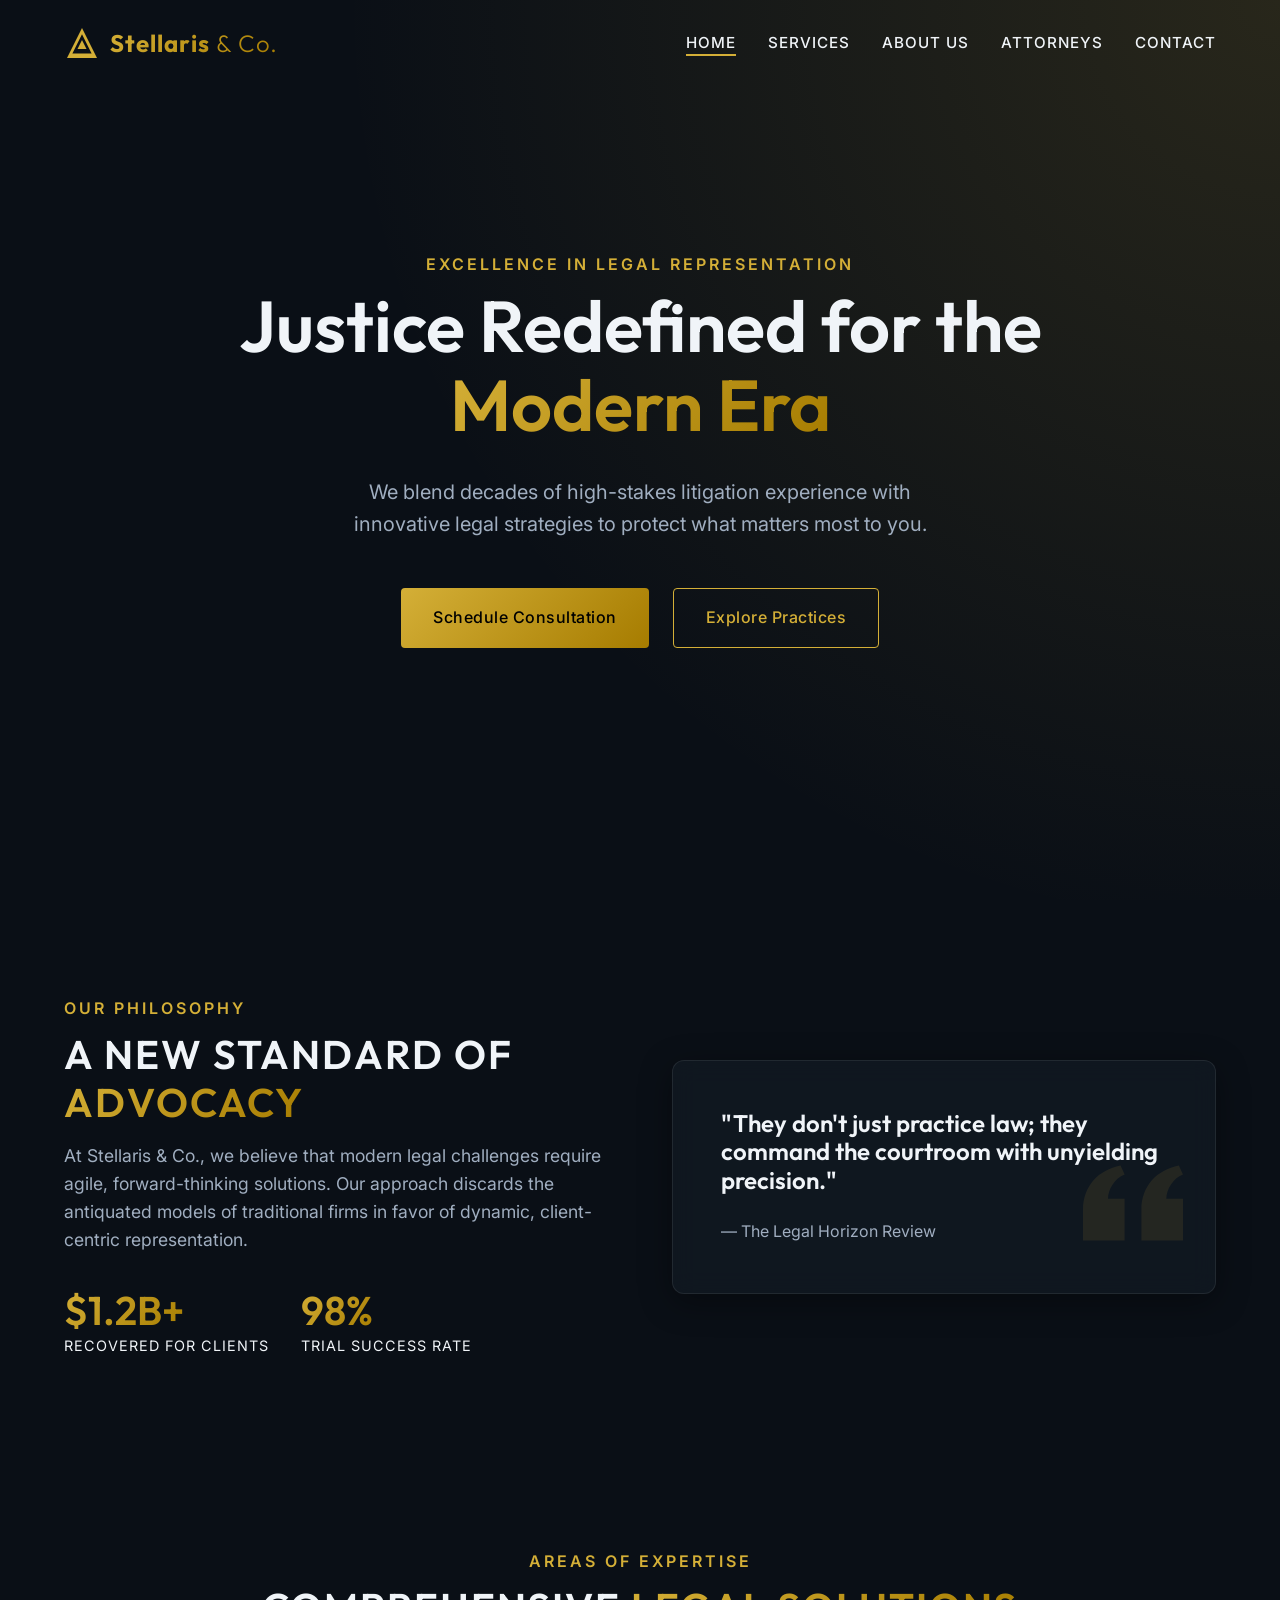
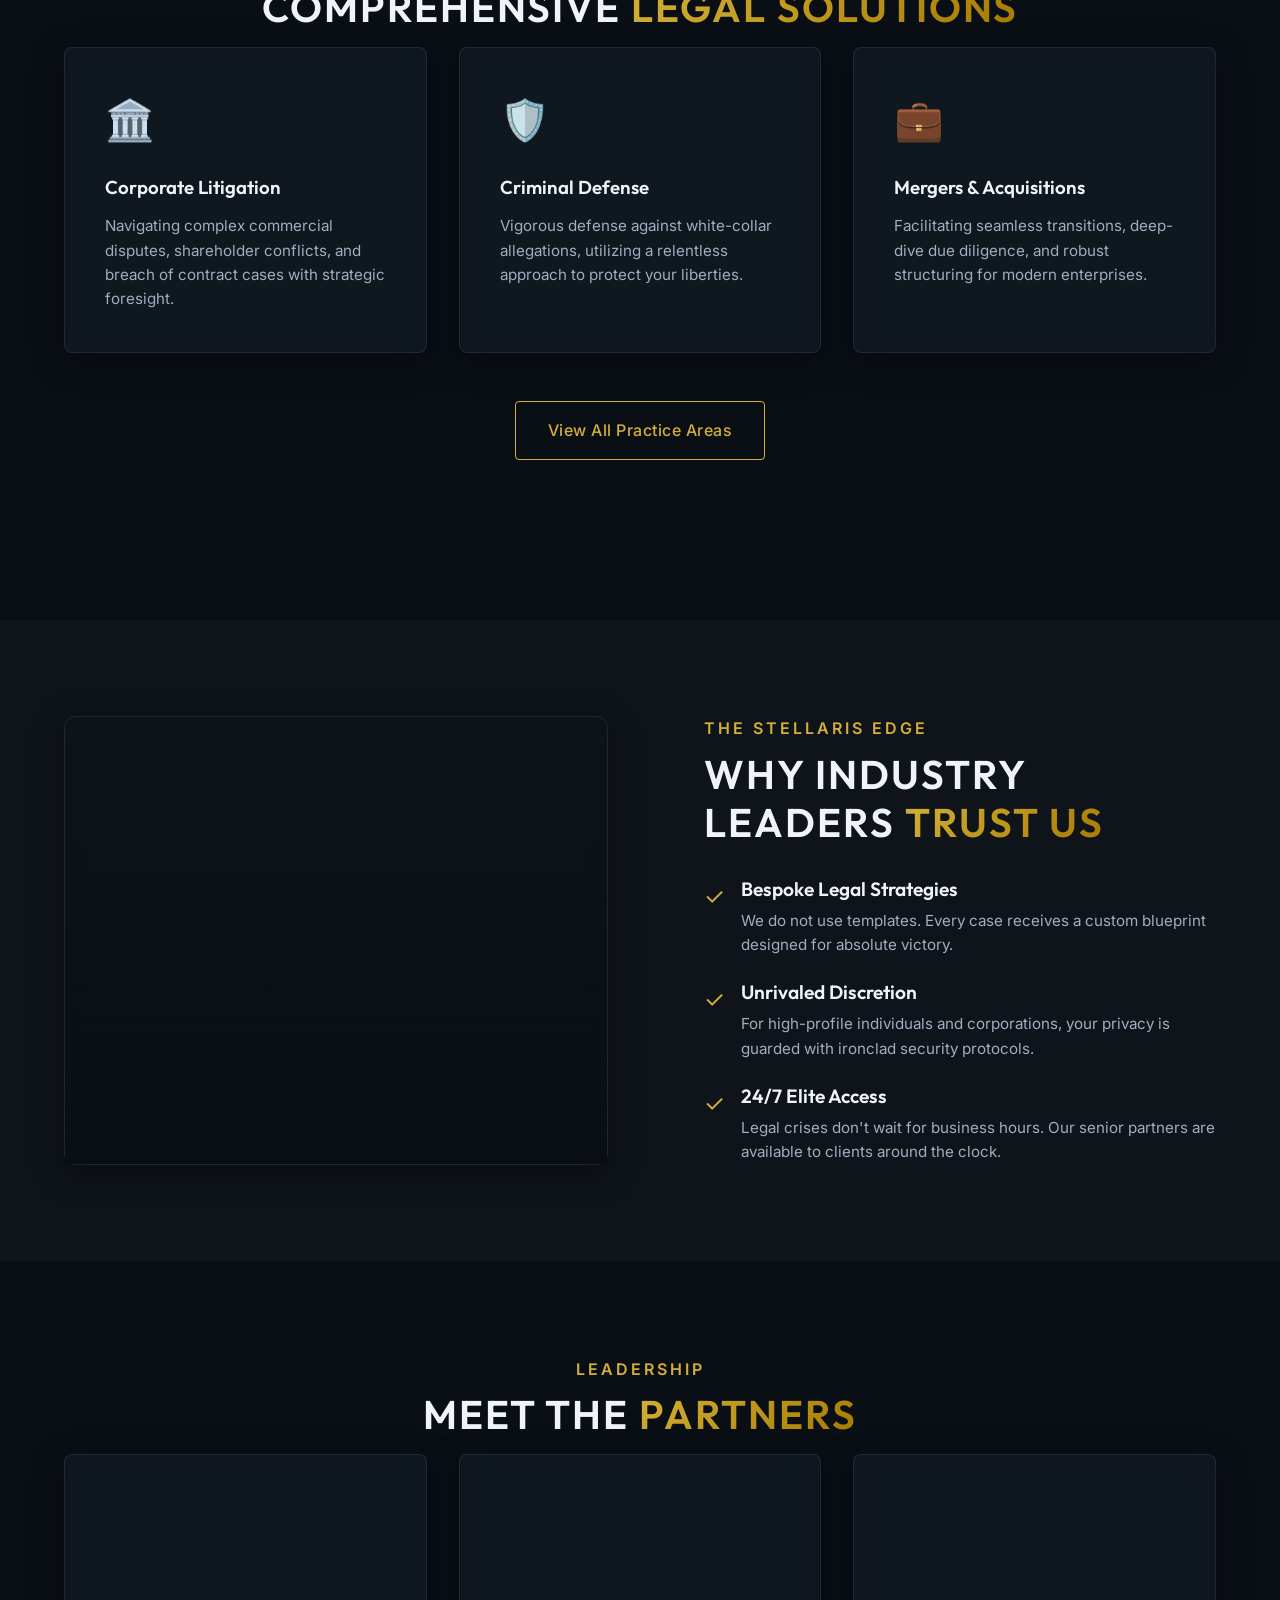
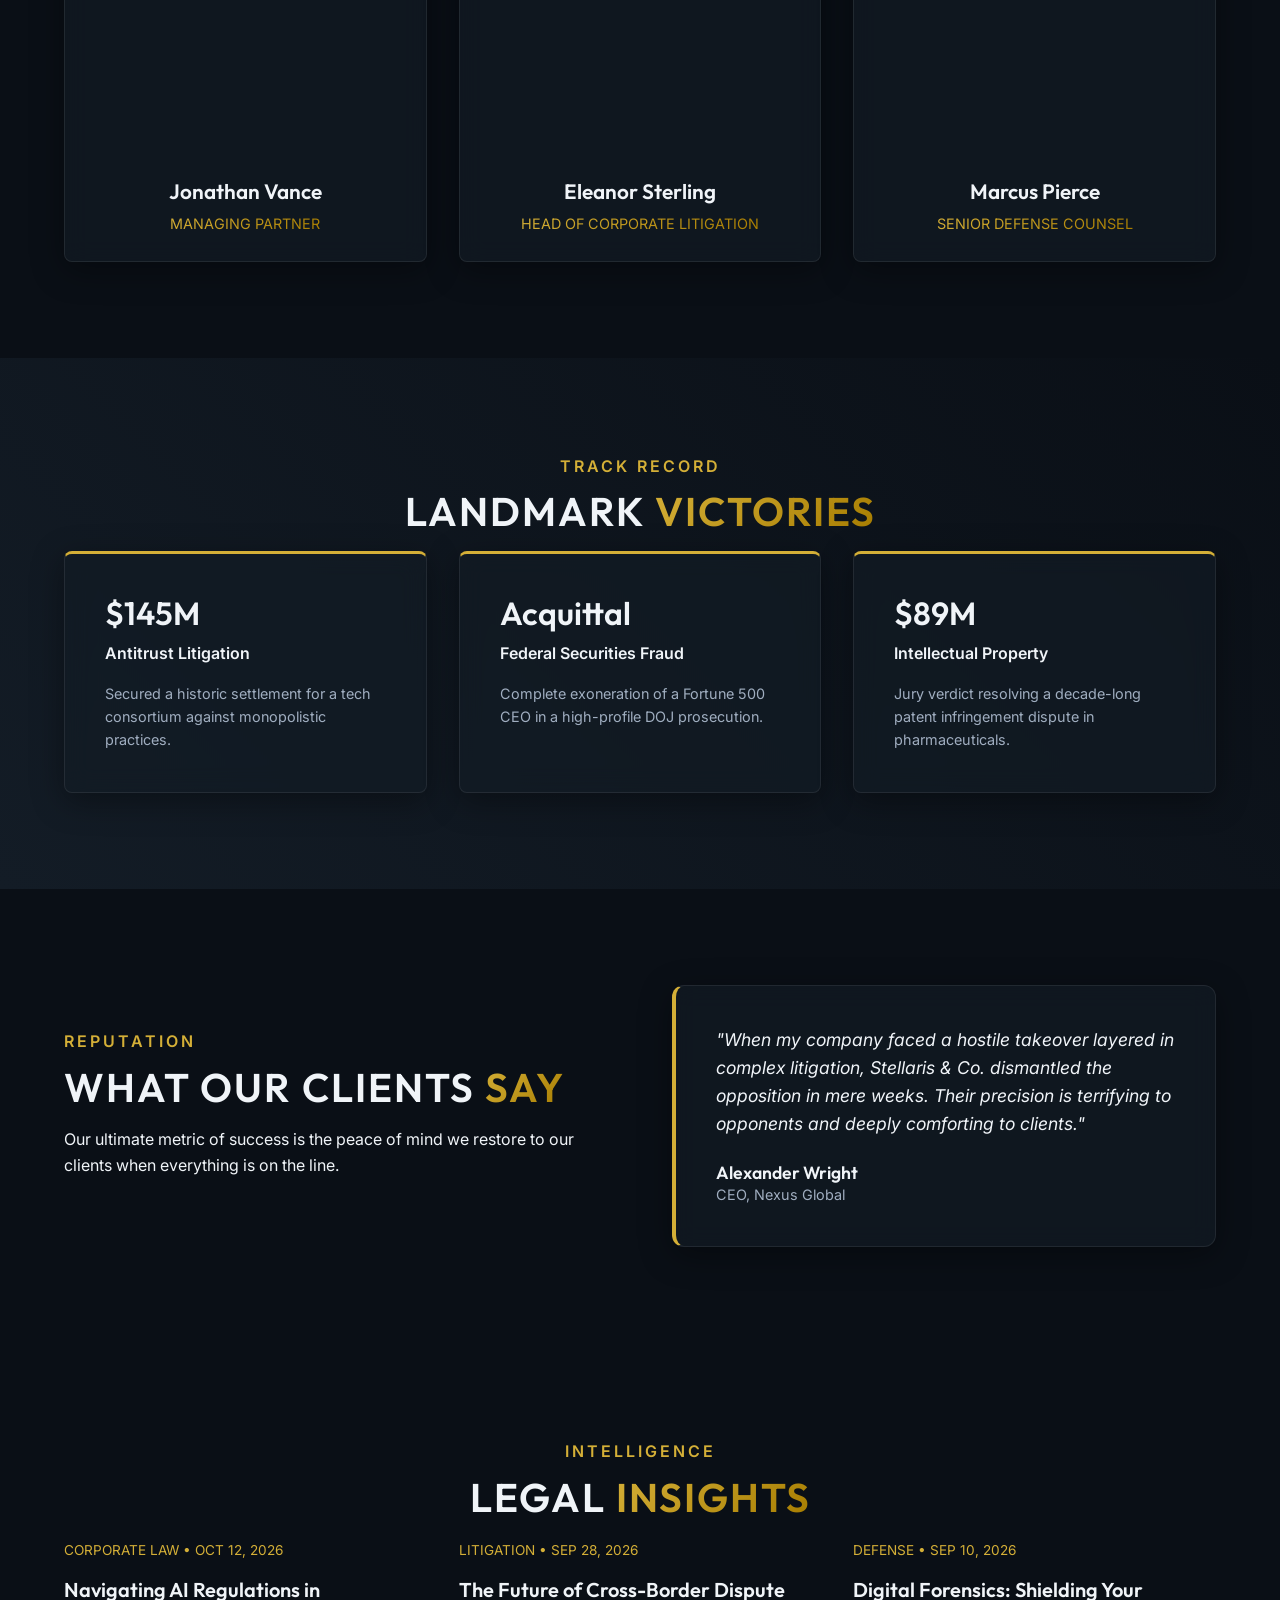
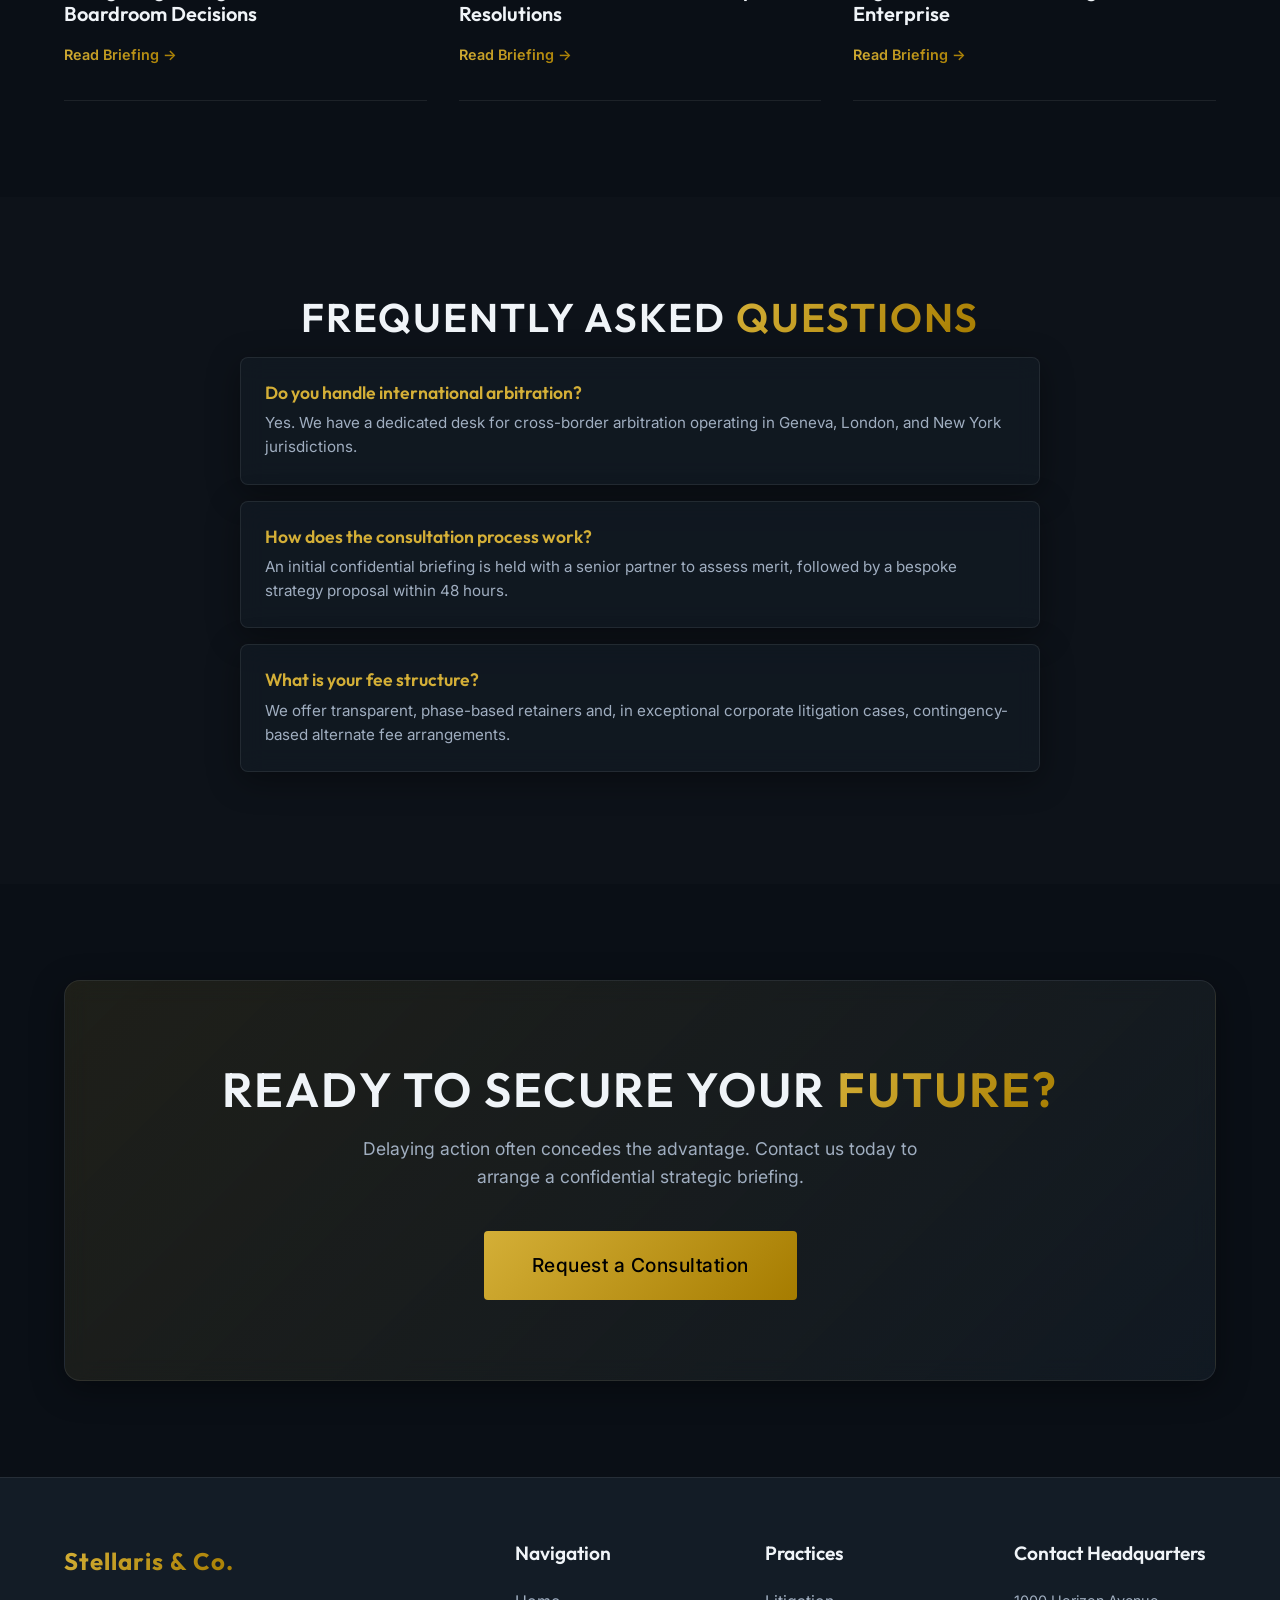
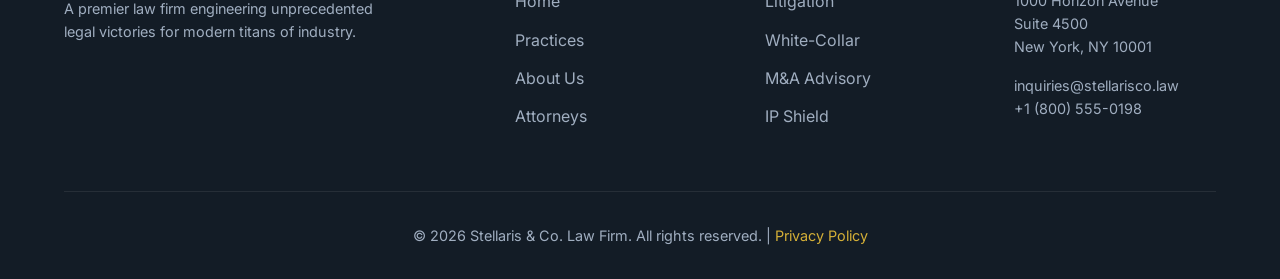
<file: index.html>
<!DOCTYPE html>
<html lang="en">

<head>
    <meta charset="UTF-8">
    <meta name="viewport" content="width=device-width, initial-scale=1.0">
    <title>Stellaris & Co. | Modern Law Firm</title>
    <link rel="stylesheet" href="styles.css">
</head>

<body>
    <div class="noise-overlay"></div>
    <div class="bg-gradient-overlay"></div>

    <!-- Header & Animated Logo -->
    <header>
        <div class="logo-container">
            <svg class="logo-icon" viewBox="0 0 24 24">
                <path d="M12 2L2 22h20L12 2zm0 4.2L18.4 19H5.6L12 6.2z" />
                <path d="M12 10l-3 6h6l-3-6z" />
            </svg>
            <div class="logo-text text-accent">Stellaris <span style="font-weight: 300;">& Co.</span></div>
        </div>
        <nav>
            <ul>
                <li><a href="index.html" class="active">Home</a></li>
                <li><a href="services.html">Services</a></li>
                <li><a href="about.html">About Us</a></li>
                <li><a href="attorneys.html">Attorneys</a></li>
                <li><a href="contact.html">Contact</a></li>
            </ul>
        </nav>
        <button class="mobile-menu-btn">☰</button>
    </header>

    <!-- 1. Hero Section -->
    <section class="section"
        style="min-height: 100vh; display: flex; align-items: center; justify-content: center; position: relative;">
        <!-- Generating a random hero background concept -->
        <div
            style="position: absolute; top:0; left:0; width:100%; height:100%; background: url('https://images.unsplash.com/photo-1589829085413-56de8ae18c73?auto=format&fit=crop&q=80') center/cover; opacity: 0.15; z-index: -1;">
        </div>
        <div class="container text-center reveal">
            <span class="section-subtitle">Excellence in Legal Representation</span>
            <h1
                style="font-size: 4.5rem; margin-bottom: 2rem; max-width: 900px; margin-left: auto; margin-right: auto; line-height: 1.1;">
                Justice Redefined for the <span class="text-accent">Modern Era</span>
            </h1>
            <p style="font-size: 1.25rem; color: var(--text-muted); max-width: 600px; margin: 0 auto 3rem auto;">
                We blend decades of high-stakes litigation experience with innovative legal strategies to protect what
                matters most to you.
            </p>
            <div style="display: flex; gap: 1.5rem; justify-content: center;">
                <a href="contact.html" class="btn btn-primary">Schedule Consultation</a>
                <a href="services.html" class="btn btn-outline">Explore Practices</a>
            </div>
        </div>
    </section>

    <!-- 2. Philosophy / Intro -->
    <section class="section">
        <div class="container grid-2 reveal">
            <div>
                <span class="section-subtitle">Our Philosophy</span>
                <h2 class="section-title">A New Standard of <span class="text-accent">Advocacy</span></h2>
                <p class="mb-6 text-muted" style="font-size: 1.1rem; color: var(--text-muted);">
                    At Stellaris & Co., we believe that modern legal challenges require agile, forward-thinking
                    solutions. Our approach discards the antiquated models of traditional firms in favor of dynamic,
                    client-centric representation.
                </p>
                <div style="display: flex; gap: 2rem; margin-top: 2rem;">
                    <div>
                        <h4 class="text-accent" style="font-size: 2.5rem;">$1.2B+</h4>
                        <p style="font-size: 0.9rem; text-transform: uppercase; letter-spacing: 1px;">Recovered for
                            Clients</p>
                    </div>
                    <div>
                        <h4 class="text-accent" style="font-size: 2.5rem;">98%</h4>
                        <p style="font-size: 0.9rem; text-transform: uppercase; letter-spacing: 1px;">Trial Success Rate
                        </p>
                    </div>
                </div>
            </div>
            <div class="glass" style="padding: 3rem; border-radius: 12px; position: relative;">
                <h3 style="margin-bottom: 1.5rem; font-size: 1.5rem;">"They don't just practice law; they command the
                    courtroom with unyielding precision."</h3>
                <p style="color: var(--text-muted);">— The Legal Horizon Review</p>
                <div style="position: absolute; right: 2rem; bottom: 2rem; opacity: 0.1;">
                    <svg width="100" height="100" viewBox="0 0 24 24">
                        <path
                            d="M14.017 21v-7.391c0-5.704 3.731-9.57 8.983-10.609l.995 2.151c-2.432.917-3.995 3.638-3.995 5.849h4v10h-9.983zm-14.017 0v-7.391c0-5.704 3.748-9.57 9-10.609l.996 2.151c-2.433.917-3.996 3.638-3.996 5.849h3.983v10h-9.983z"
                            fill="var(--accent-gold)" />
                    </svg>
                </div>
            </div>
        </div>
    </section>

    <!-- 3. Practice Areas -->
    <section class="section">
        <div class="container text-center mb-8 reveal">
            <span class="section-subtitle">Areas of Expertise</span>
            <h2 class="section-title">Comprehensive <span class="text-accent">Legal Solutions</span></h2>
        </div>
        <div class="container grid-3">
            <div class="card glass reveal delay-1">
                <div class="card-icon">🏛️</div>
                <h3 class="mb-4">Corporate Litigation</h3>
                <p style="color: var(--text-muted); font-size: 0.95rem;">Navigating complex commercial disputes,
                    shareholder conflicts, and breach of contract cases with strategic foresight.</p>
            </div>
            <div class="card glass reveal delay-2">
                <div class="card-icon">🛡️</div>
                <h3 class="mb-4">Criminal Defense</h3>
                <p style="color: var(--text-muted); font-size: 0.95rem;">Vigorous defense against white-collar
                    allegations, utilizing a relentless approach to protect your liberties.</p>
            </div>
            <div class="card glass reveal delay-3">
                <div class="card-icon">💼</div>
                <h3 class="mb-4">Mergers & Acquisitions</h3>
                <p style="color: var(--text-muted); font-size: 0.95rem;">Facilitating seamless transitions, deep-dive
                    due diligence, and robust structuring for modern enterprises.</p>
            </div>
        </div>
        <div class="container text-center mt-8 reveal" style="margin-top: 3rem;">
            <a href="services.html" class="btn btn-outline">View All Practice Areas</a>
        </div>
    </section>

    <!-- 4. Why Choose Us -->
    <section class="section" style="background: rgba(255,255,255,0.02); margin-top: 4rem;">
        <div class="container grid-2 reveal">
            <div class="glass"
                style="height: 100%; border-radius: 12px; background: url('https://images.unsplash.com/photo-1507679799987-c73779587ccf?auto=format&fit=crop&q=80') center/cover;">
                <!-- Image placeholder, darkened -->
                <div
                    style="width: 100%; height: 100%; background: linear-gradient(to top, var(--bg-primary) 0%, transparent 100%);">
                </div>
            </div>
            <div style="padding-left: 2rem;">
                <span class="section-subtitle">The Stellaris Edge</span>
                <h2 class="section-title">Why Industry Leaders <span class="text-accent">Trust Us</span></h2>
                <ul style="list-style: none; margin-top: 2rem;">
                    <li style="margin-bottom: 1.5rem; display: flex; align-items: flex-start; gap: 1rem;">
                        <span style="color: var(--accent-gold); font-size: 1.5rem;">✓</span>
                        <div>
                            <h4 style="font-size: 1.2rem; margin-bottom: 0.5rem;">Bespoke Legal Strategies</h4>
                            <p style="color: var(--text-muted); font-size: 0.95rem;">We do not use templates. Every case
                                receives a custom blueprint designed for absolute victory.</p>
                        </div>
                    </li>
                    <li style="margin-bottom: 1.5rem; display: flex; align-items: flex-start; gap: 1rem;">
                        <span style="color: var(--accent-gold); font-size: 1.5rem;">✓</span>
                        <div>
                            <h4 style="font-size: 1.2rem; margin-bottom: 0.5rem;">Unrivaled Discretion</h4>
                            <p style="color: var(--text-muted); font-size: 0.95rem;">For high-profile individuals and
                                corporations, your privacy is guarded with ironclad security protocols.</p>
                        </div>
                    </li>
                    <li style="display: flex; align-items: flex-start; gap: 1rem;">
                        <span style="color: var(--accent-gold); font-size: 1.5rem;">✓</span>
                        <div>
                            <h4 style="font-size: 1.2rem; margin-bottom: 0.5rem;">24/7 Elite Access</h4>
                            <p style="color: var(--text-muted); font-size: 0.95rem;">Legal crises don't wait for
                                business hours. Our senior partners are available to clients around the clock.</p>
                        </div>
                    </li>
                </ul>
            </div>
        </div>
    </section>

    <!-- 5. Attorneys Preview -->
    <section class="section">
        <div class="container text-center mb-8 reveal">
            <span class="section-subtitle">Leadership</span>
            <h2 class="section-title">Meet the <span class="text-accent">Partners</span></h2>
        </div>
        <div class="container grid-3">
            <div class="glass reveal delay-1" style="border-radius: 8px; overflow: hidden;">
                <div
                    style="height: 300px; background: url('https://images.unsplash.com/photo-1560250097-0b93528c311a?auto=format&fit=crop&q=80') top center/cover; filter: grayscale(100%); transition: all 0.5s;">
                </div>
                <div style="padding: 1.5rem; text-align: center;">
                    <h3 style="font-size: 1.3rem;">Jonathan Vance</h3>
                    <p class="text-accent" style="font-size: 0.9rem; margin-top: 0.5rem; text-transform: uppercase;">
                        Managing Partner</p>
                </div>
            </div>
            <div class="glass reveal delay-2" style="border-radius: 8px; overflow: hidden;">
                <div
                    style="height: 300px; background: url('https://images.unsplash.com/photo-1573496359142-b8d87734a5a2?auto=format&fit=crop&q=80') top center/cover; filter: grayscale(100%); transition: all 0.5s;">
                </div>
                <div style="padding: 1.5rem; text-align: center;">
                    <h3 style="font-size: 1.3rem;">Eleanor Sterling</h3>
                    <p class="text-accent" style="font-size: 0.9rem; margin-top: 0.5rem; text-transform: uppercase;">
                        Head of Corporate Litigation</p>
                </div>
            </div>
            <div class="glass reveal delay-3" style="border-radius: 8px; overflow: hidden;">
                <div
                    style="height: 300px; background: url('https://images.unsplash.com/photo-1519085360753-af0119f7cbe7?auto=format&fit=crop&q=80') top center/cover; filter: grayscale(100%); transition: all 0.5s;">
                </div>
                <div style="padding: 1.5rem; text-align: center;">
                    <h3 style="font-size: 1.3rem;">Marcus Pierce</h3>
                    <p class="text-accent" style="font-size: 0.9rem; margin-top: 0.5rem; text-transform: uppercase;">
                        Senior Defense Counsel</p>
                </div>
            </div>
        </div>
    </section>

    <!-- 6. Case Results -->
    <section class="section" style="background: linear-gradient(45deg, var(--bg-secondary) 0%, transparent 100%);">
        <div class="container text-center mb-8 reveal">
            <span class="section-subtitle">Track Record</span>
            <h2 class="section-title">Landmark <span class="text-accent">Victories</span></h2>
        </div>
        <div class="container grid-3">
            <div class="card glass reveal delay-1" style="border-top: 3px solid var(--accent-gold);">
                <h4 style="font-size: 2rem; margin-bottom: 0.5rem;">$145M</h4>
                <p style="font-weight: 600; margin-bottom: 1rem;">Antitrust Litigation</p>
                <p style="color: var(--text-muted); font-size: 0.9rem;">Secured a historic settlement for a tech
                    consortium against monopolistic practices.</p>
            </div>
            <div class="card glass reveal delay-2" style="border-top: 3px solid var(--accent-gold);">
                <h4 style="font-size: 2rem; margin-bottom: 0.5rem;">Acquittal</h4>
                <p style="font-weight: 600; margin-bottom: 1rem;">Federal Securities Fraud</p>
                <p style="color: var(--text-muted); font-size: 0.9rem;">Complete exoneration of a Fortune 500 CEO in a
                    high-profile DOJ prosecution.</p>
            </div>
            <div class="card glass reveal delay-3" style="border-top: 3px solid var(--accent-gold);">
                <h4 style="font-size: 2rem; margin-bottom: 0.5rem;">$89M</h4>
                <p style="font-weight: 600; margin-bottom: 1rem;">Intellectual Property</p>
                <p style="color: var(--text-muted); font-size: 0.9rem;">Jury verdict resolving a decade-long patent
                    infringement dispute in pharmaceuticals.</p>
            </div>
        </div>
    </section>

    <!-- 7. Client Testimonials -->
    <section class="section">
        <div class="container grid-2 reveal">
            <div>
                <span class="section-subtitle">Reputation</span>
                <h2 class="section-title">What Our Clients <span class="text-accent">Say</span></h2>
                <p class="text-muted mb-6">Our ultimate metric of success is the peace of mind we restore to our clients
                    when everything is on the line.</p>
            </div>
            <div class="glass" style="padding: 2.5rem; border-radius: 12px; border-left: 4px solid var(--accent-gold);">
                <p style="font-size: 1.1rem; font-style: italic; margin-bottom: 1.5rem;">"When my company faced a
                    hostile takeover layered in complex litigation, Stellaris & Co. dismantled the opposition in mere
                    weeks. Their precision is terrifying to opponents and deeply comforting to clients."</p>
                <h4 style="font-size: 1.1rem;">Alexander Wright</h4>
                <p style="color: var(--text-muted); font-size: 0.9rem;">CEO, Nexus Global</p>
            </div>
        </div>
    </section>

    <!-- 8. Insights / Blog Preview -->
    <section class="section">
        <div class="container text-center mb-8 reveal">
            <span class="section-subtitle">Intelligence</span>
            <h2 class="section-title">Legal <span class="text-accent">Insights</span></h2>
        </div>
        <div class="container grid-3">
            <div class="reveal delay-1" style="border-bottom: 1px solid var(--glass-border); padding-bottom: 2rem;">
                <span style="color: var(--accent-gold); font-size: 0.85rem; text-transform: uppercase;">Corporate Law •
                    Oct 12, 2026</span>
                <h3 style="margin: 1rem 0; font-size: 1.25rem;">Navigating AI Regulations in Boardroom Decisions</h3>
                <a href="#" class="text-accent" style="font-size: 0.9rem; font-weight: 600;">Read Briefing →</a>
            </div>
            <div class="reveal delay-2" style="border-bottom: 1px solid var(--glass-border); padding-bottom: 2rem;">
                <span style="color: var(--accent-gold); font-size: 0.85rem; text-transform: uppercase;">Litigation • Sep
                    28, 2026</span>
                <h3 style="margin: 1rem 0; font-size: 1.25rem;">The Future of Cross-Border Dispute Resolutions</h3>
                <a href="#" class="text-accent" style="font-size: 0.9rem; font-weight: 600;">Read Briefing →</a>
            </div>
            <div class="reveal delay-3" style="border-bottom: 1px solid var(--glass-border); padding-bottom: 2rem;">
                <span style="color: var(--accent-gold); font-size: 0.85rem; text-transform: uppercase;">Defense • Sep
                    10, 2026</span>
                <h3 style="margin: 1rem 0; font-size: 1.25rem;">Digital Forensics: Shielding Your Enterprise</h3>
                <a href="#" class="text-accent" style="font-size: 0.9rem; font-weight: 600;">Read Briefing →</a>
            </div>
        </div>
    </section>

    <!-- 9. FAQ Section -->
    <section class="section" style="background: rgba(255,255,255,0.01);">
        <div class="container text-center mb-8 reveal">
            <h2 class="section-title">Frequently Asked <span class="text-accent">Questions</span></h2>
        </div>
        <div class="container reveal" style="max-width: 800px; margin: 0 auto;">
            <div class="glass" style="margin-bottom: 1rem; padding: 1.5rem; border-radius: 8px;">
                <h4 style="font-size: 1.1rem; margin-bottom: 0.5rem; color: var(--accent-gold);">Do you handle
                    international arbitration?</h4>
                <p style="color: var(--text-muted); font-size: 0.95rem;">Yes. We have a dedicated desk for cross-border
                    arbitration operating in Geneva, London, and New York jurisdictions.</p>
            </div>
            <div class="glass" style="margin-bottom: 1rem; padding: 1.5rem; border-radius: 8px;">
                <h4 style="font-size: 1.1rem; margin-bottom: 0.5rem; color: var(--accent-gold);">How does the
                    consultation process work?</h4>
                <p style="color: var(--text-muted); font-size: 0.95rem;">An initial confidential briefing is held with a
                    senior partner to assess merit, followed by a bespoke strategy proposal within 48 hours.</p>
            </div>
            <div class="glass" style="margin-bottom: 1rem; padding: 1.5rem; border-radius: 8px;">
                <h4 style="font-size: 1.1rem; margin-bottom: 0.5rem; color: var(--accent-gold);">What is your fee
                    structure?</h4>
                <p style="color: var(--text-muted); font-size: 0.95rem;">We offer transparent, phase-based retainers
                    and, in exceptional corporate litigation cases, contingency-based alternate fee arrangements.</p>
            </div>
        </div>
    </section>

    <!-- 10. Final CTA -->
    <section class="section">
        <div class="container glass text-center reveal"
            style="padding: 5rem 2rem; border-radius: 16px; background: linear-gradient(135deg, rgba(212, 175, 55, 0.1) 0%, rgba(19, 28, 38, 0.8) 100%);">
            <h2 class="section-title" style="font-size: 3rem;">Ready to Secure Your <span
                    class="text-accent">Future?</span></h2>
            <p style="color: var(--text-muted); max-width: 600px; margin: 0 auto 2.5rem auto; font-size: 1.1rem;">
                Delaying action often concedes the advantage. Contact us today to arrange a confidential strategic
                briefing.
            </p>
            <a href="contact.html" class="btn btn-primary" style="font-size: 1.2rem; padding: 1.2rem 3rem;">Request a
                Consultation</a>
        </div>
    </section>

    <!-- Footer -->
    <footer>
        <div class="container">
            <div class="footer-grid">
                <div class="footer-col">
                    <div class="logo-text text-accent mb-4" style="font-size: 1.5rem;">Stellaris & Co.</div>
                    <p style="color: var(--text-muted); font-size: 0.9rem; max-width: 80%;">A premier law firm
                        engineering unprecedented legal victories for modern titans of industry.</p>
                </div>
                <div class="footer-col">
                    <h4>Navigation</h4>
                    <ul>
                        <li><a href="index.html">Home</a></li>
                        <li><a href="services.html">Practices</a></li>
                        <li><a href="about.html">About Us</a></li>
                        <li><a href="attorneys.html">Attorneys</a></li>
                    </ul>
                </div>
                <div class="footer-col">
                    <h4>Practices</h4>
                    <ul>
                        <li><a href="#">Litigation</a></li>
                        <li><a href="#">White-Collar</a></li>
                        <li><a href="#">M&A Advisory</a></li>
                        <li><a href="#">IP Shield</a></li>
                    </ul>
                </div>
                <div class="footer-col">
                    <h4>Contact Headquarters</h4>
                    <ul>
                        <li style="color: var(--text-muted); font-size: 0.9rem;">1000 Horizon Avenue<br>Suite
                            4500<br>New York, NY 10001</li>
                        <li style="color: var(--text-muted); font-size: 0.9rem; margin-top: 1rem;">
                            inquiries@stellarisco.law<br>+1 (800) 555-0198</li>
                    </ul>
                </div>
            </div>
            <div class="footer-bottom">
                &copy; 2026 Stellaris & Co. Law Firm. All rights reserved. | <a href="#"
                    style="color: var(--accent-gold);">Privacy Policy</a>
            </div>
        </div>
    </footer>

    <script src="script.js"></script>
</body>

</html>
</file>
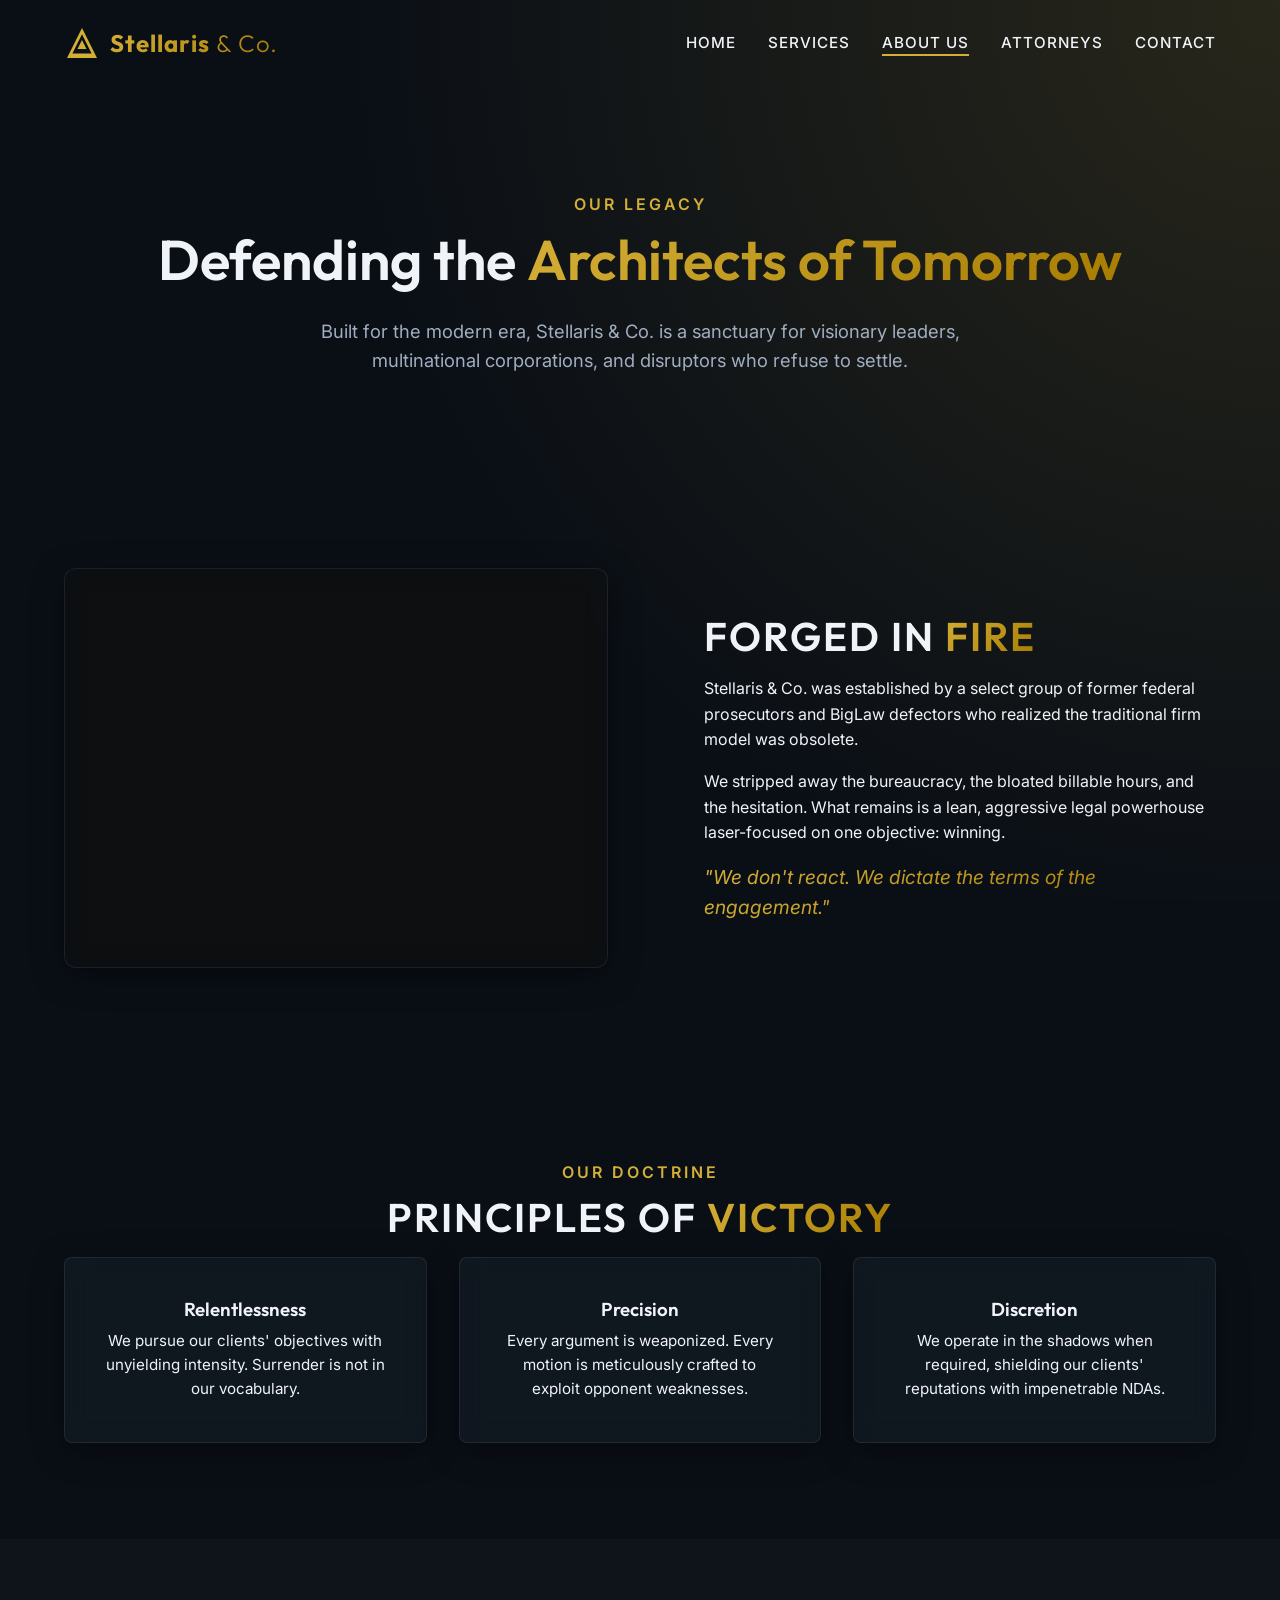
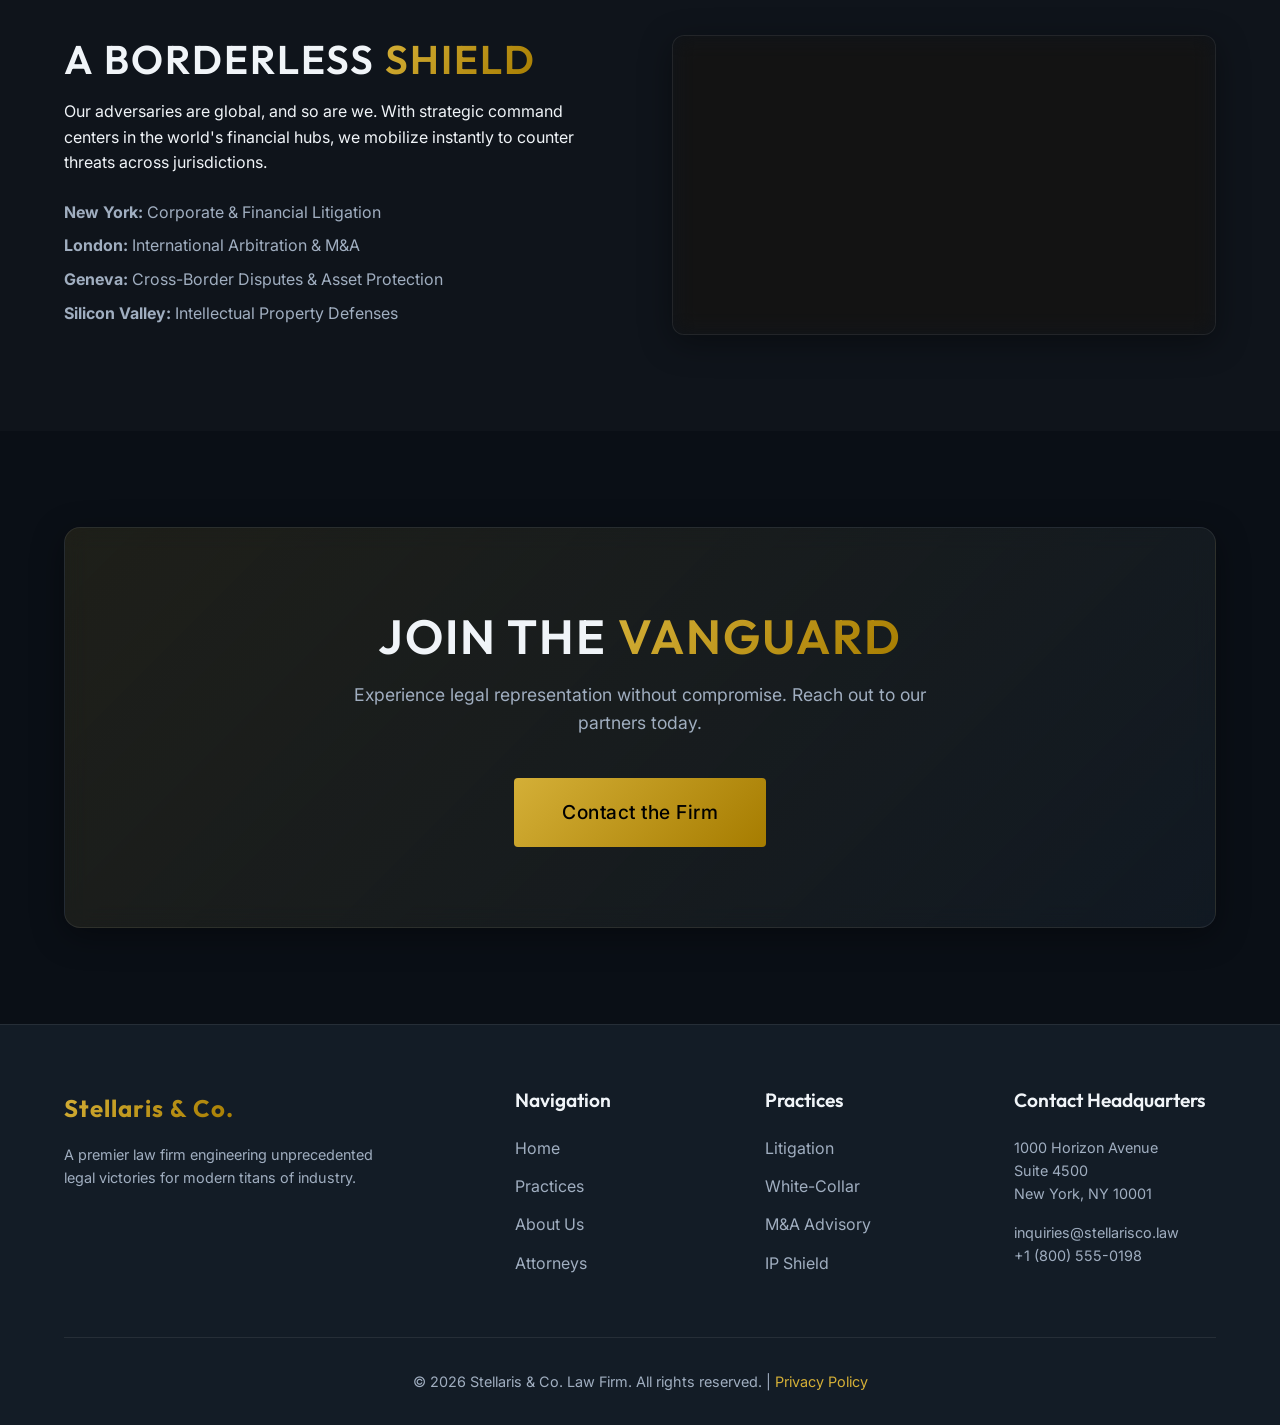
<file: about.html>
<!DOCTYPE html>
<html lang="en">

<head>
    <meta charset="UTF-8">
    <meta name="viewport" content="width=device-width, initial-scale=1.0">
    <title>About Us | Stellaris & Co.</title>
    <link rel="stylesheet" href="styles.css">
</head>

<body>
    <div class="noise-overlay"></div>
    <div class="bg-gradient-overlay"></div>

    <header>
        <div class="logo-container">
            <svg class="logo-icon" viewBox="0 0 24 24">
                <path d="M12 2L2 22h20L12 2zm0 4.2L18.4 19H5.6L12 6.2z" />
                <path d="M12 10l-3 6h6l-3-6z" />
            </svg>
            <div class="logo-text text-accent">Stellaris <span style="font-weight: 300;">& Co.</span></div>
        </div>
        <nav>
            <ul>
                <li><a href="index.html">Home</a></li>
                <li><a href="services.html">Services</a></li>
                <li><a href="about.html" class="active">About Us</a></li>
                <li><a href="attorneys.html">Attorneys</a></li>
                <li><a href="contact.html">Contact</a></li>
            </ul>
        </nav>
        <button class="mobile-menu-btn">☰</button>
    </header>

    <!-- 1. Hero -->
    <section class="section" style="padding-top: 12rem; padding-bottom: 6rem;">
        <div class="container text-center reveal">
            <span class="section-subtitle">Our Legacy</span>
            <h1 style="font-size: 3.5rem; margin-bottom: 1.5rem;">Defending the <span class="text-accent">Architects of
                    Tomorrow</span></h1>
            <p style="font-size: 1.15rem; color: var(--text-muted); max-width: 700px; margin: 0 auto;">
                Built for the modern era, Stellaris & Co. is a sanctuary for visionary leaders, multinational
                corporations, and disruptors who refuse to settle.
            </p>
        </div>
    </section>

    <!-- 2. Origins/History -->
    <section class="section">
        <div class="container grid-2 reveal">
            <div class="glass"
                style="height: 400px; border-radius: 12px; background: url('https://images.unsplash.com/photo-1575517111478-7f6afd0973db?auto=format&fit=crop&q=80') center/cover; filter: grayscale(80%);">
            </div>
            <div style="display: flex; flex-direction: column; justify-content: center; padding-left: 2rem;">
                <h2 class="section-title">Forged in <span class="text-accent">Fire</span></h2>
                <p class="text-muted mb-4">Stellaris & Co. was established by a select group of former federal
                    prosecutors and BigLaw defectors who realized the traditional firm model was obsolete.</p>
                <p class="text-muted mb-4">We stripped away the bureaucracy, the bloated billable hours, and the
                    hesitation. What remains is a lean, aggressive legal powerhouse laser-focused on one objective:
                    winning.</p>
                <p class="text-accent" style="font-size: 1.2rem; font-style: italic;">"We don't react. We dictate the
                    terms of the engagement."</p>
            </div>
        </div>
    </section>

    <!-- 3. Core Values -->
    <section class="section">
        <div class="container text-center mb-8 reveal">
            <span class="section-subtitle">Our Doctrine</span>
            <h2 class="section-title">Principles of <span class="text-accent">Victory</span></h2>
        </div>
        <div class="container grid-3">
            <div class="card glass text-center reveal delay-1">
                <h3 class="mb-2">Relentlessness</h3>
                <p class="text-muted" style="font-size: 0.95rem;">We pursue our clients' objectives with unyielding
                    intensity. Surrender is not in our vocabulary.</p>
            </div>
            <div class="card glass text-center reveal delay-1">
                <h3 class="mb-2">Precision</h3>
                <p class="text-muted" style="font-size: 0.95rem;">Every argument is weaponized. Every motion is
                    meticulously crafted to exploit opponent weaknesses.</p>
            </div>
            <div class="card glass text-center reveal delay-1">
                <h3 class="mb-2">Discretion</h3>
                <p class="text-muted" style="font-size: 0.95rem;">We operate in the shadows when required, shielding our
                    clients' reputations with impenetrable NDAs.</p>
            </div>
        </div>
    </section>

    <!-- 4. Global Reach -->
    <section class="section" style="background: rgba(255,255,255,0.02);">
        <div class="container grid-2 reveal">
            <div>
                <h2 class="section-title">A Borderless <span class="text-accent">Shield</span></h2>
                <p class="text-muted mb-6">Our adversaries are global, and so are we. With strategic command centers in
                    the world's financial hubs, we mobilize instantly to counter threats across jurisdictions.</p>
                <ul style="list-style: none; color: var(--text-muted);">
                    <li style="margin-bottom: 0.5rem;"><strong>New York:</strong> Corporate & Financial Litigation</li>
                    <li style="margin-bottom: 0.5rem;"><strong>London:</strong> International Arbitration & M&A</li>
                    <li style="margin-bottom: 0.5rem;"><strong>Geneva:</strong> Cross-Border Disputes & Asset Protection
                    </li>
                    <li style="margin-bottom: 0.5rem;"><strong>Silicon Valley:</strong> Intellectual Property Defenses
                    </li>
                </ul>
            </div>
            <div class="glass"
                style="height: 300px; border-radius: 12px; background: url('https://images.unsplash.com/photo-1524661135-423995f22d0b?auto=format&fit=crop&q=80') center/cover; filter: grayscale(100%);">
            </div>
        </div>
    </section>

    <!-- 5. CTA & Footer -->
    <section class="section">
        <div class="container glass text-center reveal"
            style="padding: 5rem 2rem; border-radius: 16px; background: linear-gradient(135deg, rgba(212, 175, 55, 0.1) 0%, rgba(19, 28, 38, 0.8) 100%);">
            <h2 class="section-title" style="font-size: 3rem;">Join the <span class="text-accent">Vanguard</span></h2>
            <p style="color: var(--text-muted); max-width: 600px; margin: 0 auto 2.5rem auto; font-size: 1.1rem;">
                Experience legal representation without compromise. Reach out to our partners today.
            </p>
            <a href="contact.html" class="btn btn-primary" style="font-size: 1.2rem; padding: 1.2rem 3rem;">Contact the
                Firm</a>
        </div>
    </section>

    <footer>
        <div class="container">
            <div class="footer-grid">
                <div class="footer-col">
                    <div class="logo-text text-accent mb-4" style="font-size: 1.5rem;">Stellaris & Co.</div>
                    <p style="color: var(--text-muted); font-size: 0.9rem; max-width: 80%;">A premier law firm
                        engineering unprecedented legal victories for modern titans of industry.</p>
                </div>
                <div class="footer-col">
                    <h4>Navigation</h4>
                    <ul>
                        <li><a href="index.html">Home</a></li>
                        <li><a href="services.html">Practices</a></li>
                        <li><a href="about.html">About Us</a></li>
                        <li><a href="attorneys.html">Attorneys</a></li>
                    </ul>
                </div>
                <div class="footer-col">
                    <h4>Practices</h4>
                    <ul>
                        <li><a href="#">Litigation</a></li>
                        <li><a href="#">White-Collar</a></li>
                        <li><a href="#">M&A Advisory</a></li>
                        <li><a href="#">IP Shield</a></li>
                    </ul>
                </div>
                <div class="footer-col">
                    <h4>Contact Headquarters</h4>
                    <ul>
                        <li style="color: var(--text-muted); font-size: 0.9rem;">1000 Horizon Avenue<br>Suite
                            4500<br>New York, NY 10001</li>
                        <li style="color: var(--text-muted); font-size: 0.9rem; margin-top: 1rem;">
                            inquiries@stellarisco.law<br>+1 (800) 555-0198</li>
                    </ul>
                </div>
            </div>
            <div class="footer-bottom">
                &copy; 2026 Stellaris & Co. Law Firm. All rights reserved. | <a href="#"
                    style="color: var(--accent-gold);">Privacy Policy</a>
            </div>
        </div>
    </footer>

    <script src="script.js"></script>
</body>

</html>
</file>
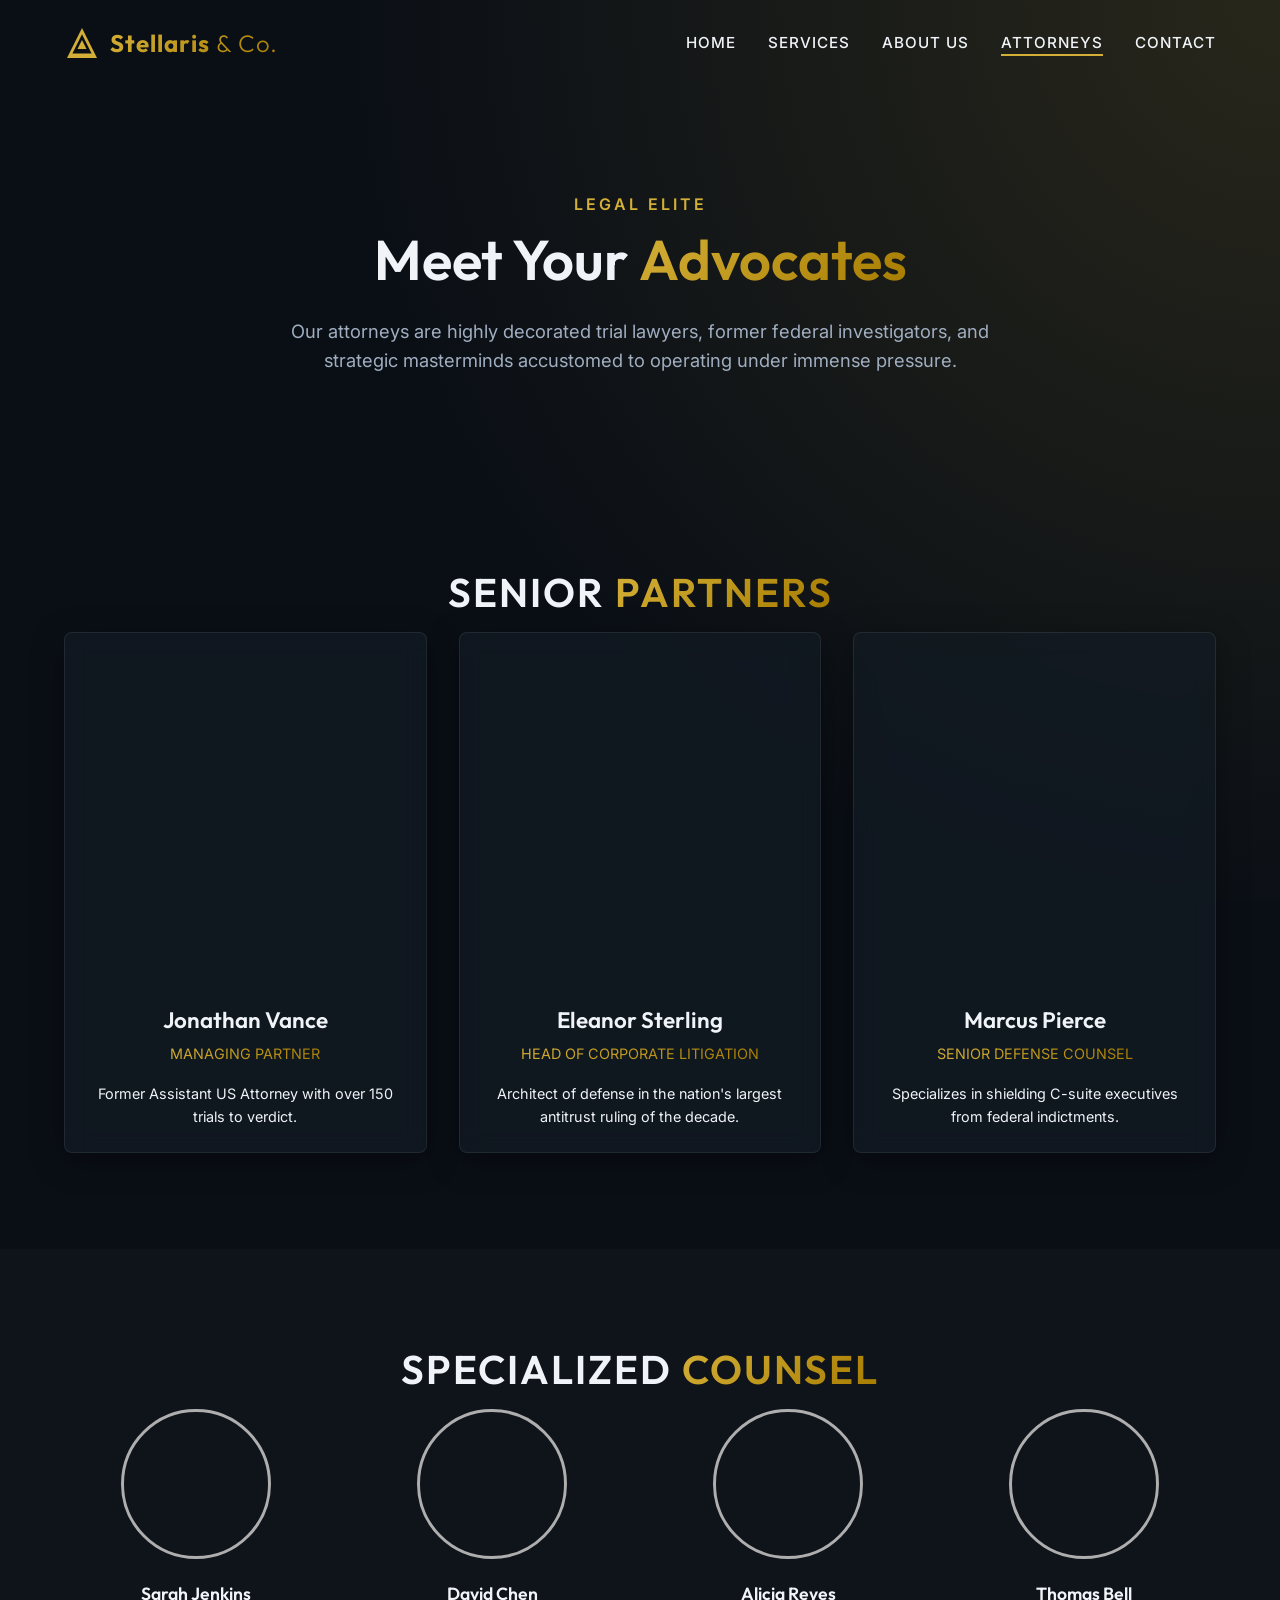
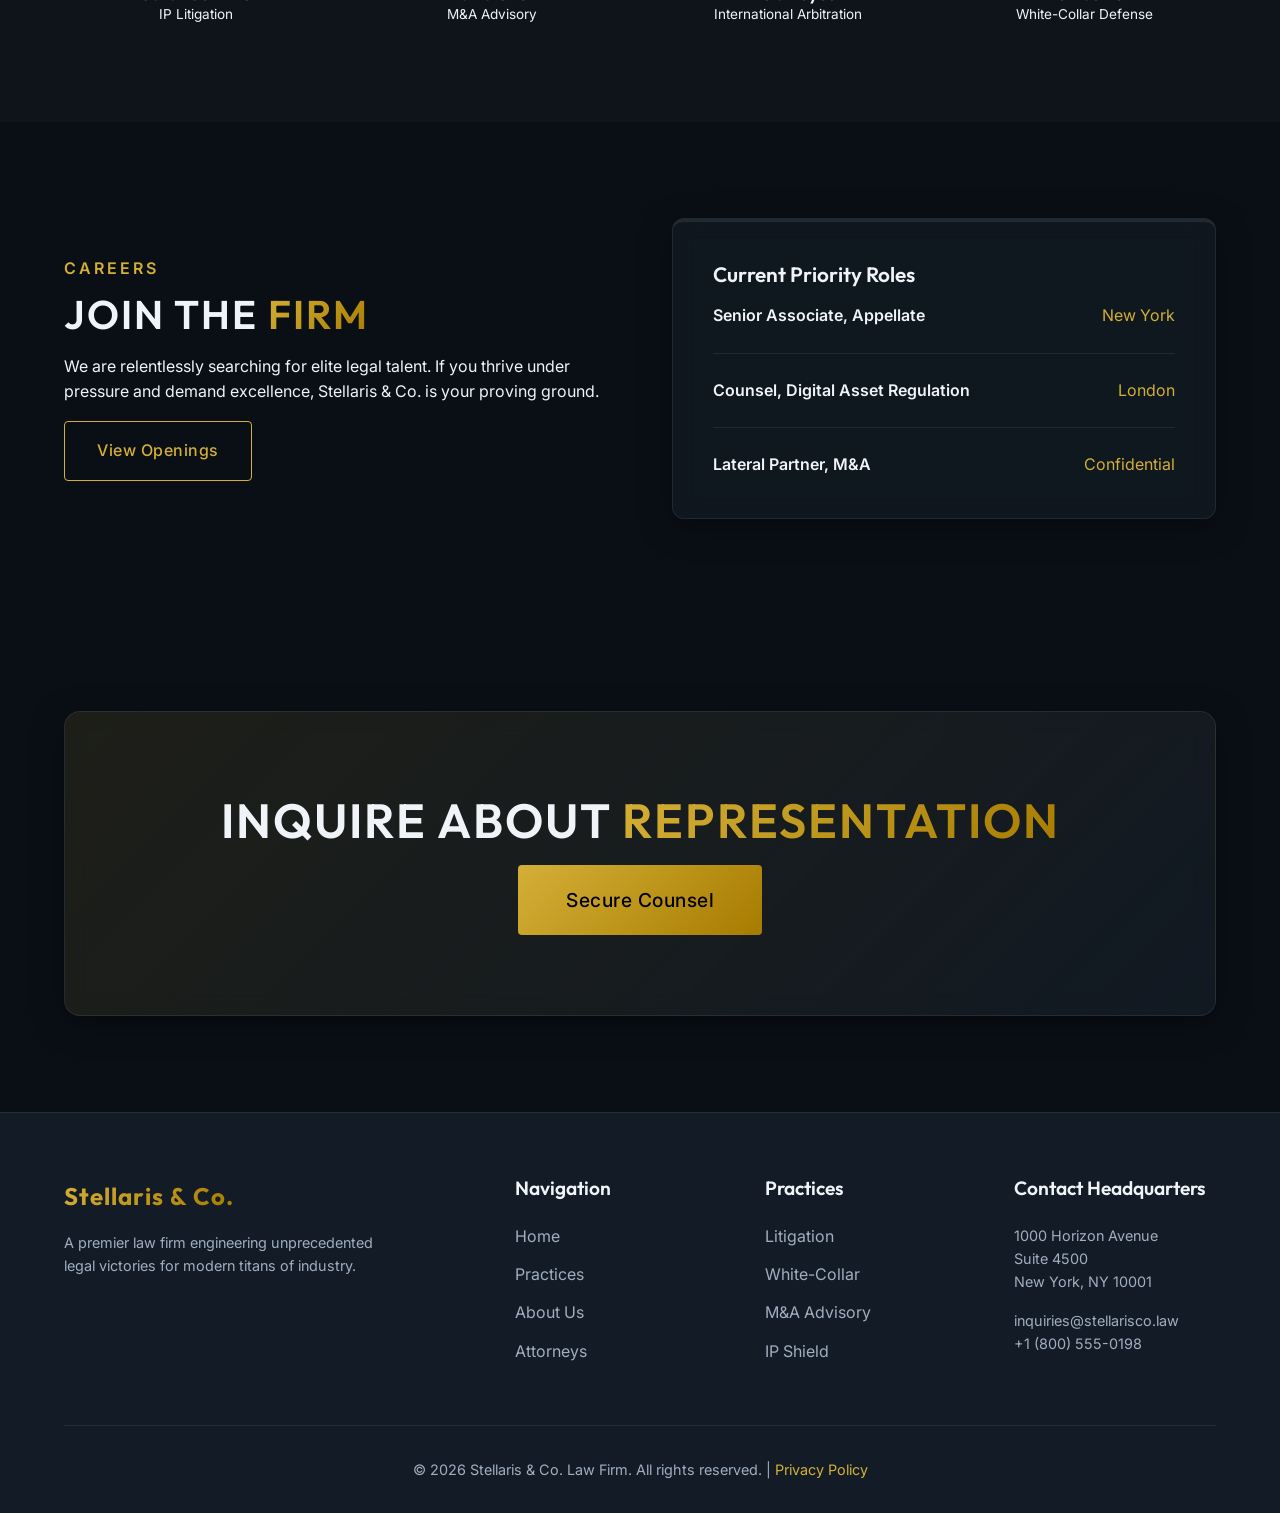
<file: attorneys.html>
<!DOCTYPE html>
<html lang="en">

<head>
    <meta charset="UTF-8">
    <meta name="viewport" content="width=device-width, initial-scale=1.0">
    <title>Attorneys | Stellaris & Co.</title>
    <link rel="stylesheet" href="styles.css">
</head>

<body>
    <div class="noise-overlay"></div>
    <div class="bg-gradient-overlay"></div>

    <header>
        <div class="logo-container">
            <svg class="logo-icon" viewBox="0 0 24 24">
                <path d="M12 2L2 22h20L12 2zm0 4.2L18.4 19H5.6L12 6.2z" />
                <path d="M12 10l-3 6h6l-3-6z" />
            </svg>
            <div class="logo-text text-accent">Stellaris <span style="font-weight: 300;">& Co.</span></div>
        </div>
        <nav>
            <ul>
                <li><a href="index.html">Home</a></li>
                <li><a href="services.html">Services</a></li>
                <li><a href="about.html">About Us</a></li>
                <li><a href="attorneys.html" class="active">Attorneys</a></li>
                <li><a href="contact.html">Contact</a></li>
            </ul>
        </nav>
        <button class="mobile-menu-btn">☰</button>
    </header>

    <!-- 1. Hero -->
    <section class="section" style="padding-top: 12rem; padding-bottom: 6rem;">
        <div class="container text-center reveal">
            <span class="section-subtitle">Legal Elite</span>
            <h1 style="font-size: 3.5rem; margin-bottom: 1.5rem;">Meet Your <span class="text-accent">Advocates</span>
            </h1>
            <p style="font-size: 1.15rem; color: var(--text-muted); max-width: 700px; margin: 0 auto;">
                Our attorneys are highly decorated trial lawyers, former federal investigators, and strategic
                masterminds accustomed to operating under immense pressure.
            </p>
        </div>
    </section>

    <!-- 2. Managing Partners -->
    <section class="section">
        <div class="container text-center mb-8 reveal">
            <h2 class="section-title">Senior <span class="text-accent">Partners</span></h2>
        </div>
        <div class="container grid-3">
            <div class="glass reveal delay-1" style="border-radius: 8px; overflow: hidden;">
                <div
                    style="height: 350px; background: url('https://images.unsplash.com/photo-1560250097-0b93528c311a?auto=format&fit=crop&q=80') top center/cover; filter: grayscale(100%);">
                </div>
                <div style="padding: 1.5rem; text-align: center;">
                    <h3 style="font-size: 1.4rem;">Jonathan Vance</h3>
                    <p class="text-accent" style="font-size: 0.9rem; margin-top: 0.5rem; text-transform: uppercase;">
                        Managing Partner</p>
                    <p class="text-muted mt-4" style="margin-top: 1rem; font-size: 0.9rem;">Former Assistant US Attorney
                        with over 150 trials to verdict.</p>
                </div>
            </div>
            <div class="glass reveal delay-2" style="border-radius: 8px; overflow: hidden;">
                <div
                    style="height: 350px; background: url('https://images.unsplash.com/photo-1573496359142-b8d87734a5a2?auto=format&fit=crop&q=80') top center/cover; filter: grayscale(100%);">
                </div>
                <div style="padding: 1.5rem; text-align: center;">
                    <h3 style="font-size: 1.4rem;">Eleanor Sterling</h3>
                    <p class="text-accent" style="font-size: 0.9rem; margin-top: 0.5rem; text-transform: uppercase;">
                        Head of Corporate Litigation</p>
                    <p class="text-muted mt-4" style="margin-top: 1rem; font-size: 0.9rem;">Architect of defense in the
                        nation's largest antitrust ruling of the decade.</p>
                </div>
            </div>
            <div class="glass reveal delay-3" style="border-radius: 8px; overflow: hidden;">
                <div
                    style="height: 350px; background: url('https://images.unsplash.com/photo-1519085360753-af0119f7cbe7?auto=format&fit=crop&q=80') top center/cover; filter: grayscale(100%);">
                </div>
                <div style="padding: 1.5rem; text-align: center;">
                    <h3 style="font-size: 1.4rem;">Marcus Pierce</h3>
                    <p class="text-accent" style="font-size: 0.9rem; margin-top: 0.5rem; text-transform: uppercase;">
                        Senior Defense Counsel</p>
                    <p class="text-muted mt-4" style="margin-top: 1rem; font-size: 0.9rem;">Specializes in shielding
                        C-suite executives from federal indictments.</p>
                </div>
            </div>
        </div>
    </section>

    <!-- 3. Associates / Counsel -->
    <section class="section" style="background: rgba(255,255,255,0.02);">
        <div class="container text-center mb-8 reveal">
            <h2 class="section-title">Specialized <span class="text-accent">Counsel</span></h2>
        </div>
        <div class="container grid-4">
            <div class="reveal text-center">
                <div
                    style="width: 150px; height: 150px; margin: 0 auto 1.5rem auto; border-radius: 50%; background: url('https://images.unsplash.com/photo-1573497019940-1c28c88b4f3e?auto=format&fit=crop&q=80') center/cover; filter: grayscale(100%); border: 3px solid var(--accent-gold);">
                </div>
                <h4 style="font-size: 1.1rem;">Sarah Jenkins</h4>
                <p class="text-muted" style="font-size: 0.85rem;">IP Litigation</p>
            </div>
            <div class="reveal text-center delay-1">
                <div
                    style="width: 150px; height: 150px; margin: 0 auto 1.5rem auto; border-radius: 50%; background: url('https://images.unsplash.com/photo-1556157382-97eda2d62296?auto=format&fit=crop&q=80') center/cover; filter: grayscale(100%); border: 3px solid var(--accent-gold);">
                </div>
                <h4 style="font-size: 1.1rem;">David Chen</h4>
                <p class="text-muted" style="font-size: 0.85rem;">M&A Advisory</p>
            </div>
            <div class="reveal text-center delay-2">
                <div
                    style="width: 150px; height: 150px; margin: 0 auto 1.5rem auto; border-radius: 50%; background: url('https://images.unsplash.com/photo-1580489944761-15a19d654956?auto=format&fit=crop&q=80') center/cover; filter: grayscale(100%); border: 3px solid var(--accent-gold);">
                </div>
                <h4 style="font-size: 1.1rem;">Alicia Reyes</h4>
                <p class="text-muted" style="font-size: 0.85rem;">International Arbitration</p>
            </div>
            <div class="reveal text-center delay-3">
                <div
                    style="width: 150px; height: 150px; margin: 0 auto 1.5rem auto; border-radius: 50%; background: url('https://images.unsplash.com/photo-1507003211169-0a1dd7228f2d?auto=format&fit=crop&q=80') center/cover; filter: grayscale(100%); border: 3px solid var(--accent-gold);">
                </div>
                <h4 style="font-size: 1.1rem;">Thomas Bell</h4>
                <p class="text-muted" style="font-size: 0.85rem;">White-Collar Defense</p>
            </div>
        </div>
    </section>

    <!-- 4. Careers / Join Firm -->
    <section class="section">
        <div class="container grid-2 reveal">
            <div>
                <span class="section-subtitle">Careers</span>
                <h2 class="section-title">Join The <span class="text-accent">Firm</span></h2>
                <p class="text-muted mb-4">We are relentlessly searching for elite legal talent. If you thrive under
                    pressure and demand excellence, Stellaris & Co. is your proving ground.</p>
                <a href="#" class="btn btn-outline">View Openings</a>
            </div>
            <div class="glass" style="padding: 2.5rem; border-radius: 12px; border-top: 4px solid var(--glass-border);">
                <h4 style="margin-bottom: 1rem; font-size: 1.3rem;">Current Priority Roles</h4>
                <ul style="list-style: none;">
                    <li
                        style="margin-bottom: 1.5rem; padding-bottom: 1.5rem; border-bottom: 1px solid var(--glass-border);">
                        <div style="display: flex; justify-content: space-between;">
                            <span style="font-weight: 600;">Senior Associate, Appellate</span>
                            <span style="color: var(--accent-gold);">New York</span>
                        </div>
                    </li>
                    <li
                        style="margin-bottom: 1.5rem; padding-bottom: 1.5rem; border-bottom: 1px solid var(--glass-border);">
                        <div style="display: flex; justify-content: space-between;">
                            <span style="font-weight: 600;">Counsel, Digital Asset Regulation</span>
                            <span style="color: var(--accent-gold);">London</span>
                        </div>
                    </li>
                    <li>
                        <div style="display: flex; justify-content: space-between;">
                            <span style="font-weight: 600;">Lateral Partner, M&A</span>
                            <span style="color: var(--accent-gold);">Confidential</span>
                        </div>
                    </li>
                </ul>
            </div>
        </div>
    </section>

    <!-- 5. CTA & Footer -->
    <section class="section">
        <div class="container glass text-center reveal"
            style="padding: 5rem 2rem; border-radius: 16px; background: linear-gradient(135deg, rgba(212, 175, 55, 0.1) 0%, rgba(19, 28, 38, 0.8) 100%);">
            <h2 class="section-title" style="font-size: 3rem;">Inquire About <span
                    class="text-accent">Representation</span></h2>
            <a href="contact.html" class="btn btn-primary mt-4" style="font-size: 1.2rem; padding: 1.2rem 3rem;">Secure
                Counsel</a>
        </div>
    </section>

    <footer>
        <div class="container">
            <div class="footer-grid">
                <div class="footer-col">
                    <div class="logo-text text-accent mb-4" style="font-size: 1.5rem;">Stellaris & Co.</div>
                    <p style="color: var(--text-muted); font-size: 0.9rem; max-width: 80%;">A premier law firm
                        engineering unprecedented legal victories for modern titans of industry.</p>
                </div>
                <div class="footer-col">
                    <h4>Navigation</h4>
                    <ul>
                        <li><a href="index.html">Home</a></li>
                        <li><a href="services.html">Practices</a></li>
                        <li><a href="about.html">About Us</a></li>
                        <li><a href="attorneys.html">Attorneys</a></li>
                    </ul>
                </div>
                <div class="footer-col">
                    <h4>Practices</h4>
                    <ul>
                        <li><a href="#">Litigation</a></li>
                        <li><a href="#">White-Collar</a></li>
                        <li><a href="#">M&A Advisory</a></li>
                        <li><a href="#">IP Shield</a></li>
                    </ul>
                </div>
                <div class="footer-col">
                    <h4>Contact Headquarters</h4>
                    <ul>
                        <li style="color: var(--text-muted); font-size: 0.9rem;">1000 Horizon Avenue<br>Suite
                            4500<br>New York, NY 10001</li>
                        <li style="color: var(--text-muted); font-size: 0.9rem; margin-top: 1rem;">
                            inquiries@stellarisco.law<br>+1 (800) 555-0198</li>
                    </ul>
                </div>
            </div>
            <div class="footer-bottom">
                &copy; 2026 Stellaris & Co. Law Firm. All rights reserved. | <a href="#"
                    style="color: var(--accent-gold);">Privacy Policy</a>
            </div>
        </div>
    </footer>

    <script src="script.js"></script>
</body>

</html>
</file>
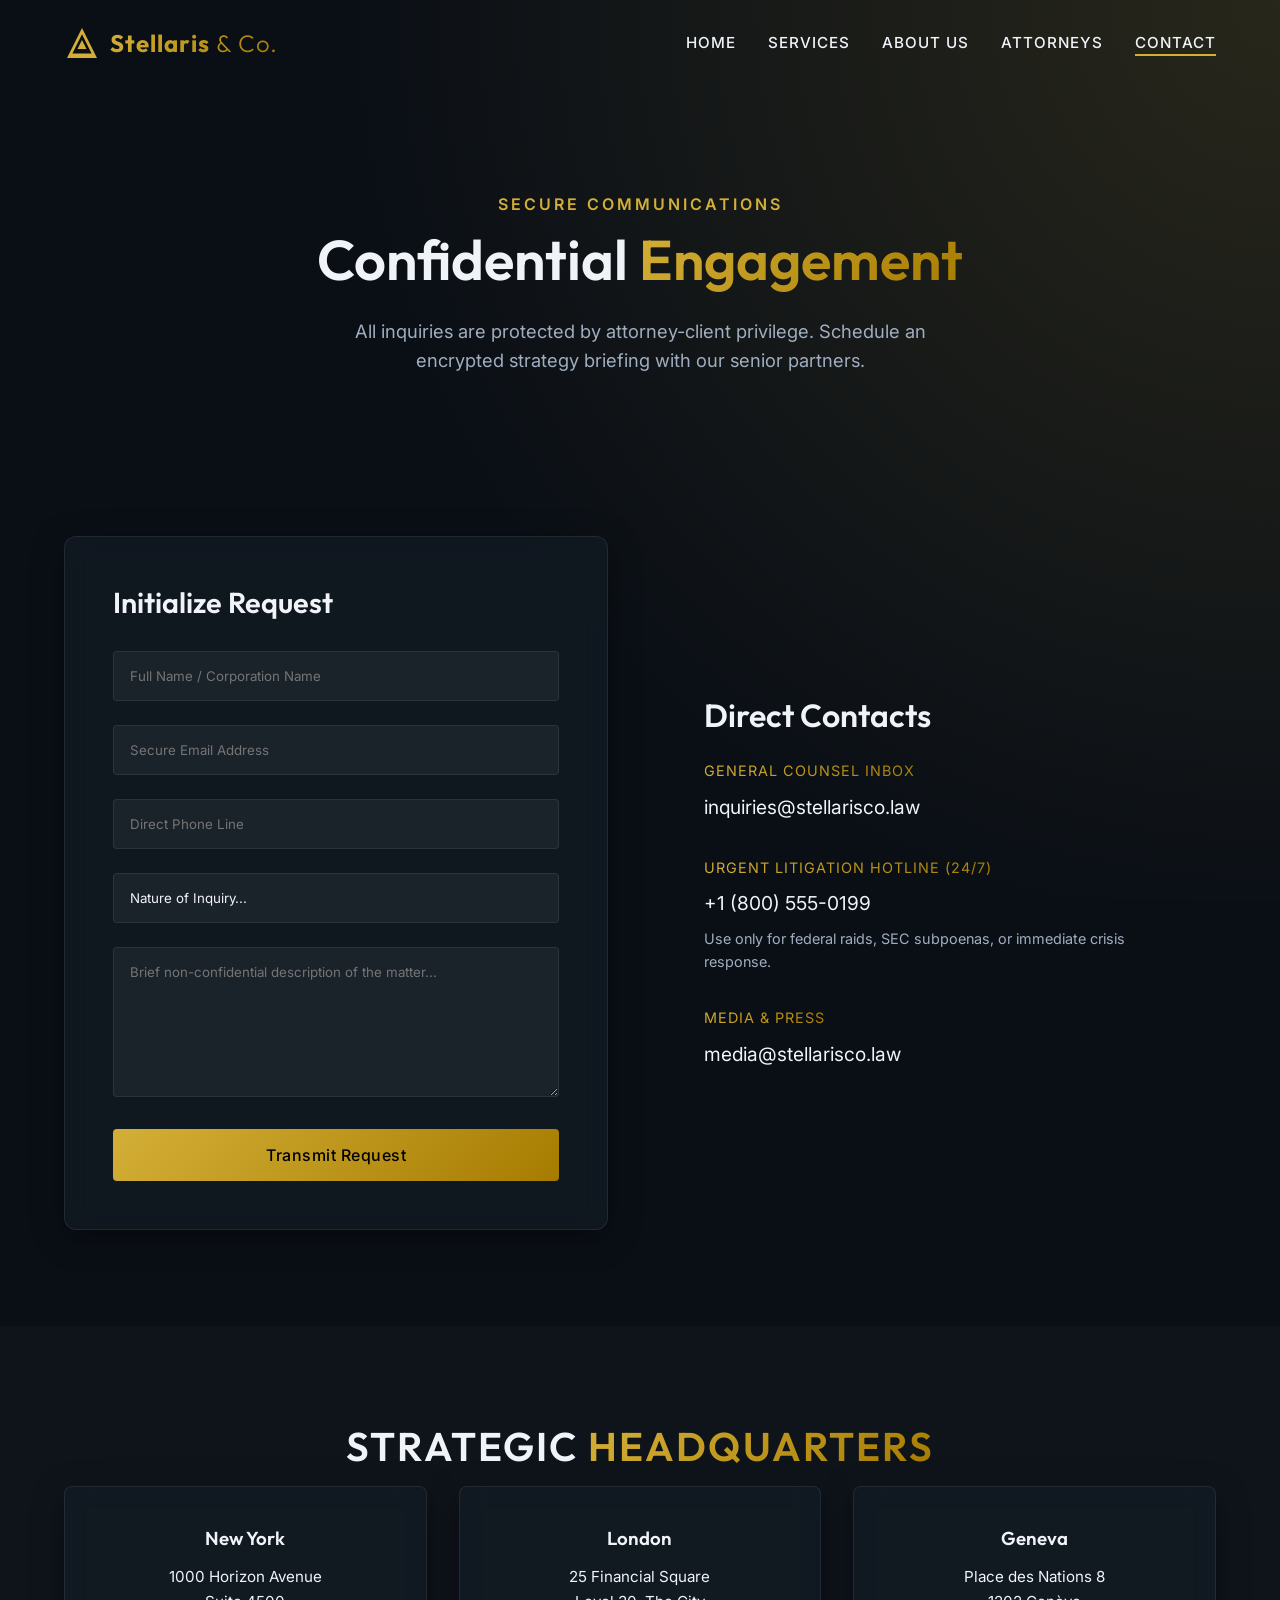
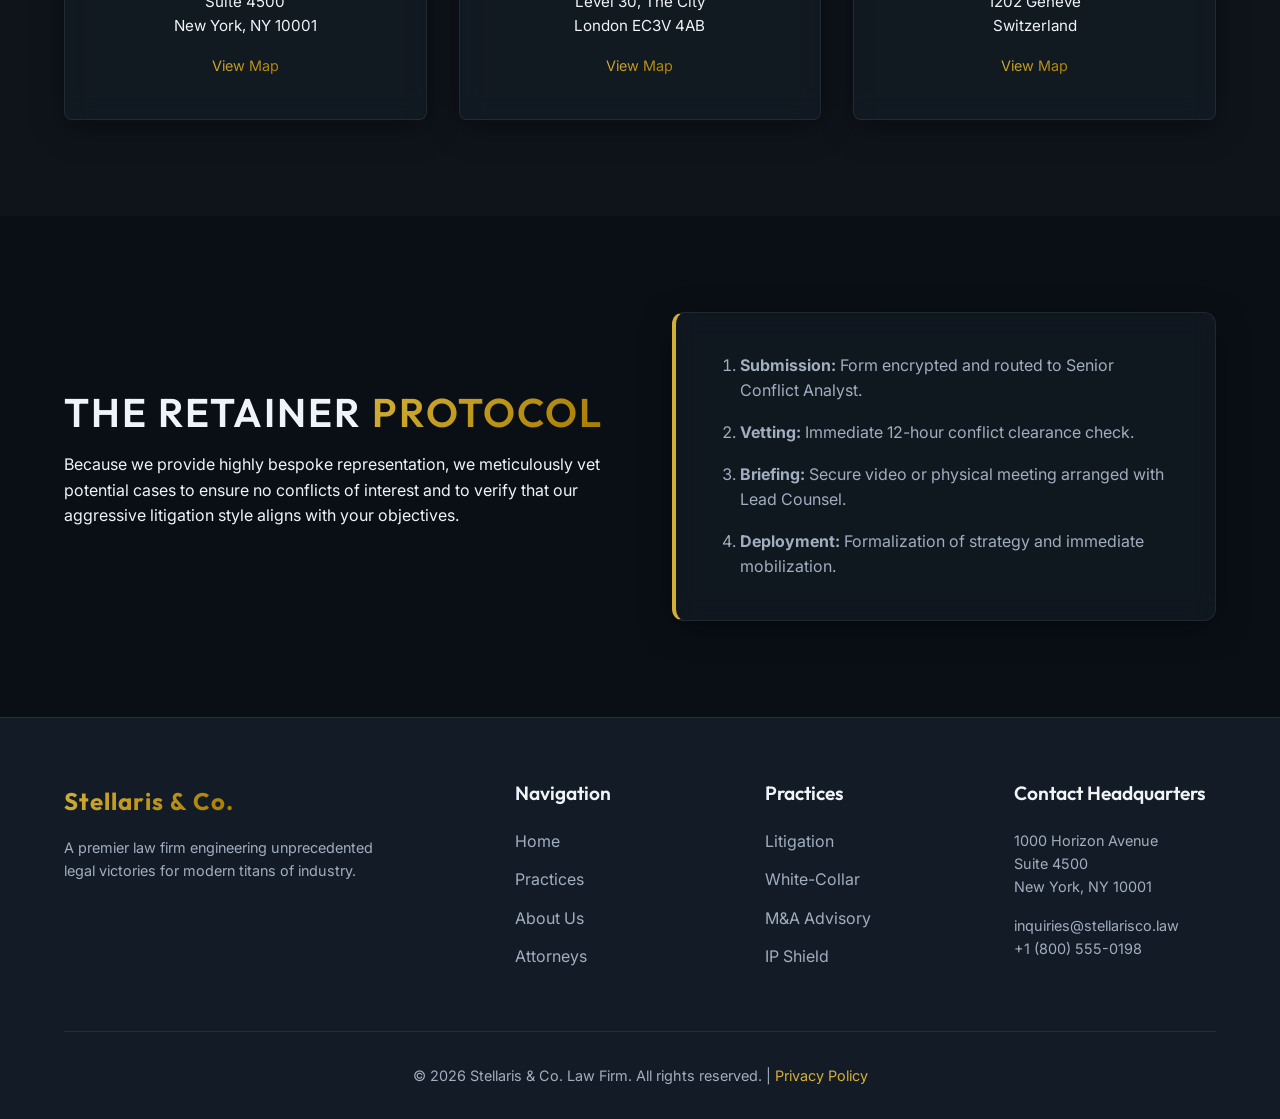
<file: contact.html>
<!DOCTYPE html>
<html lang="en">

<head>
    <meta charset="UTF-8">
    <meta name="viewport" content="width=device-width, initial-scale=1.0">
    <title>Contact | Stellaris & Co.</title>
    <link rel="stylesheet" href="styles.css">
    <style>
        .form-control {
            width: 100%;
            padding: 1rem;
            background: rgba(255, 255, 255, 0.05);
            border: 1px solid var(--glass-border);
            color: var(--text-main);
            border-radius: 4px;
            margin-bottom: 1.5rem;
            font-family: var(--font-primary);
            transition: var(--transition-smooth);
        }

        .form-control:focus {
            outline: none;
            border-color: var(--accent-gold);
            background: rgba(255, 255, 255, 0.08);
        }

        textarea.form-control {
            resize: vertical;
            min-height: 150px;
        }
    </style>
</head>

<body>
    <div class="noise-overlay"></div>
    <div class="bg-gradient-overlay"></div>

    <header>
        <div class="logo-container">
            <svg class="logo-icon" viewBox="0 0 24 24">
                <path d="M12 2L2 22h20L12 2zm0 4.2L18.4 19H5.6L12 6.2z" />
                <path d="M12 10l-3 6h6l-3-6z" />
            </svg>
            <div class="logo-text text-accent">Stellaris <span style="font-weight: 300;">& Co.</span></div>
        </div>
        <nav>
            <ul>
                <li><a href="index.html">Home</a></li>
                <li><a href="services.html">Services</a></li>
                <li><a href="about.html">About Us</a></li>
                <li><a href="attorneys.html">Attorneys</a></li>
                <li><a href="contact.html" class="active">Contact</a></li>
            </ul>
        </nav>
        <button class="mobile-menu-btn">☰</button>
    </header>

    <!-- 1. Hero -->
    <section class="section" style="padding-top: 12rem; padding-bottom: 4rem;">
        <div class="container text-center reveal">
            <span class="section-subtitle">Secure Communications</span>
            <h1 style="font-size: 3.5rem; margin-bottom: 1.5rem;">Confidential <span
                    class="text-accent">Engagement</span></h1>
            <p style="font-size: 1.15rem; color: var(--text-muted); max-width: 600px; margin: 0 auto;">
                All inquiries are protected by attorney-client privilege. Schedule an encrypted strategy briefing with
                our senior partners.
            </p>
        </div>
    </section>

    <!-- 2. Contact Form & Info -->
    <section class="section">
        <div class="container grid-2 reveal">
            <!-- Form -->
            <div class="glass" style="padding: 3rem; border-radius: 12px;">
                <h3 style="margin-bottom: 2rem; font-size: 1.8rem;">Initialize Request</h3>
                <form action="#" method="POST"
                    onsubmit="event.preventDefault(); alert('Inquiry securely transmitted.');">
                    <input type="text" class="form-control" placeholder="Full Name / Corporation Name" required>
                    <input type="email" class="form-control" placeholder="Secure Email Address" required>
                    <input type="tel" class="form-control" placeholder="Direct Phone Line">
                    <select class="form-control" required style="appearance: none;">
                        <option value="" disabled selected>Nature of Inquiry...</option>
                        <option value="corporate">Corporate Litigation</option>
                        <option value="white-collar">White-Collar Defense</option>
                        <option value="ma">Mergers & Acquisitions</option>
                        <option value="ip">Intellectual Property</option>
                        <option value="other">Other High-Stakes Matter</option>
                    </select>
                    <textarea class="form-control" placeholder="Brief non-confidential description of the matter..."
                        required></textarea>
                    <button type="submit" class="btn btn-primary" style="width: 100%;">Transmit Request</button>
                </form>
            </div>
            <!-- Info -->
            <div style="padding: 2rem;">
                <h3 style="font-size: 2rem; margin-bottom: 1.5rem;">Direct Contacts</h3>
                <ul style="list-style: none;">
                    <li style="margin-bottom: 2rem;">
                        <span class="text-accent"
                            style="font-size: 0.9rem; text-transform: uppercase; letter-spacing: 1px;">General Counsel
                            Inbox</span>
                        <p style="font-size: 1.2rem; margin-top: 0.5rem;">inquiries@stellarisco.law</p>
                    </li>
                    <li style="margin-bottom: 2rem;">
                        <span class="text-accent"
                            style="font-size: 0.9rem; text-transform: uppercase; letter-spacing: 1px;">Urgent Litigation
                            Hotline (24/7)</span>
                        <p style="font-size: 1.2rem; margin-top: 0.5rem;">+1 (800) 555-0199</p>
                        <p style="color: var(--text-muted); font-size: 0.9rem; margin-top: 0.5rem;">Use only for federal
                            raids, SEC subpoenas, or immediate crisis response.</p>
                    </li>
                    <li>
                        <span class="text-accent"
                            style="font-size: 0.9rem; text-transform: uppercase; letter-spacing: 1px;">Media &
                            Press</span>
                        <p style="font-size: 1.2rem; margin-top: 0.5rem;">media@stellarisco.law</p>
                    </li>
                </ul>
            </div>
        </div>
    </section>

    <!-- 3. Global Offices -->
    <section class="section" style="background: rgba(255,255,255,0.02);">
        <div class="container text-center mb-8 reveal">
            <h2 class="section-title">Strategic <span class="text-accent">Headquarters</span></h2>
        </div>
        <div class="container grid-3">
            <div class="card glass text-center reveal delay-1">
                <h3 style="margin-bottom: 1rem;">New York</h3>
                <p class="text-muted" style="font-size: 0.95rem;">1000 Horizon Avenue<br>Suite 4500<br>New York, NY
                    10001</p>
                <a href="#" class="text-accent mt-4"
                    style="display: inline-block; margin-top: 1rem; font-size: 0.9rem;">View Map</a>
            </div>
            <div class="card glass text-center reveal delay-2">
                <h3 style="margin-bottom: 1rem;">London</h3>
                <p class="text-muted" style="font-size: 0.95rem;">25 Financial Square<br>Level 30, The City<br>London
                    EC3V 4AB</p>
                <a href="#" class="text-accent mt-4"
                    style="display: inline-block; margin-top: 1rem; font-size: 0.9rem;">View Map</a>
            </div>
            <div class="card glass text-center reveal delay-3">
                <h3 style="margin-bottom: 1rem;">Geneva</h3>
                <p class="text-muted" style="font-size: 0.95rem;">Place des Nations 8<br>1202 Genève<br>Switzerland</p>
                <a href="#" class="text-accent mt-4"
                    style="display: inline-block; margin-top: 1rem; font-size: 0.9rem;">View Map</a>
            </div>
        </div>
    </section>

    <!-- 4. Retainer Protocol -->
    <section class="section">
        <div class="container grid-2 reveal">
            <div>
                <h2 class="section-title">The Retainer <span class="text-accent">Protocol</span></h2>
                <p class="text-muted mb-4">Because we provide highly bespoke representation, we meticulously vet
                    potential cases to ensure no conflicts of interest and to verify that our aggressive litigation
                    style aligns with your objectives.</p>
            </div>
            <div class="glass" style="padding: 2.5rem; border-radius: 12px; border-left: 4px solid var(--accent-gold);">
                <ol style="color: var(--text-muted); margin-left: 1.5rem;">
                    <li style="margin-bottom: 1rem;"><strong>Submission:</strong> Form encrypted and routed to Senior
                        Conflict Analyst.</li>
                    <li style="margin-bottom: 1rem;"><strong>Vetting:</strong> Immediate 12-hour conflict clearance
                        check.</li>
                    <li style="margin-bottom: 1rem;"><strong>Briefing:</strong> Secure video or physical meeting
                        arranged with Lead Counsel.</li>
                    <li><strong>Deployment:</strong> Formalization of strategy and immediate mobilization.</li>
                </ol>
            </div>
        </div>
    </section>

    <!-- 5. Footer -->
    <footer>
        <div class="container">
            <div class="footer-grid">
                <div class="footer-col">
                    <div class="logo-text text-accent mb-4" style="font-size: 1.5rem;">Stellaris & Co.</div>
                    <p style="color: var(--text-muted); font-size: 0.9rem; max-width: 80%;">A premier law firm
                        engineering unprecedented legal victories for modern titans of industry.</p>
                </div>
                <div class="footer-col">
                    <h4>Navigation</h4>
                    <ul>
                        <li><a href="index.html">Home</a></li>
                        <li><a href="services.html">Practices</a></li>
                        <li><a href="about.html">About Us</a></li>
                        <li><a href="attorneys.html">Attorneys</a></li>
                    </ul>
                </div>
                <div class="footer-col">
                    <h4>Practices</h4>
                    <ul>
                        <li><a href="#">Litigation</a></li>
                        <li><a href="#">White-Collar</a></li>
                        <li><a href="#">M&A Advisory</a></li>
                        <li><a href="#">IP Shield</a></li>
                    </ul>
                </div>
                <div class="footer-col">
                    <h4>Contact Headquarters</h4>
                    <ul>
                        <li style="color: var(--text-muted); font-size: 0.9rem;">1000 Horizon Avenue<br>Suite
                            4500<br>New York, NY 10001</li>
                        <li style="color: var(--text-muted); font-size: 0.9rem; margin-top: 1rem;">
                            inquiries@stellarisco.law<br>+1 (800) 555-0198</li>
                    </ul>
                </div>
            </div>
            <div class="footer-bottom">
                &copy; 2026 Stellaris & Co. Law Firm. All rights reserved. | <a href="#"
                    style="color: var(--accent-gold);">Privacy Policy</a>
            </div>
        </div>
    </footer>

    <script src="script.js"></script>
</body>

</html>
</file>
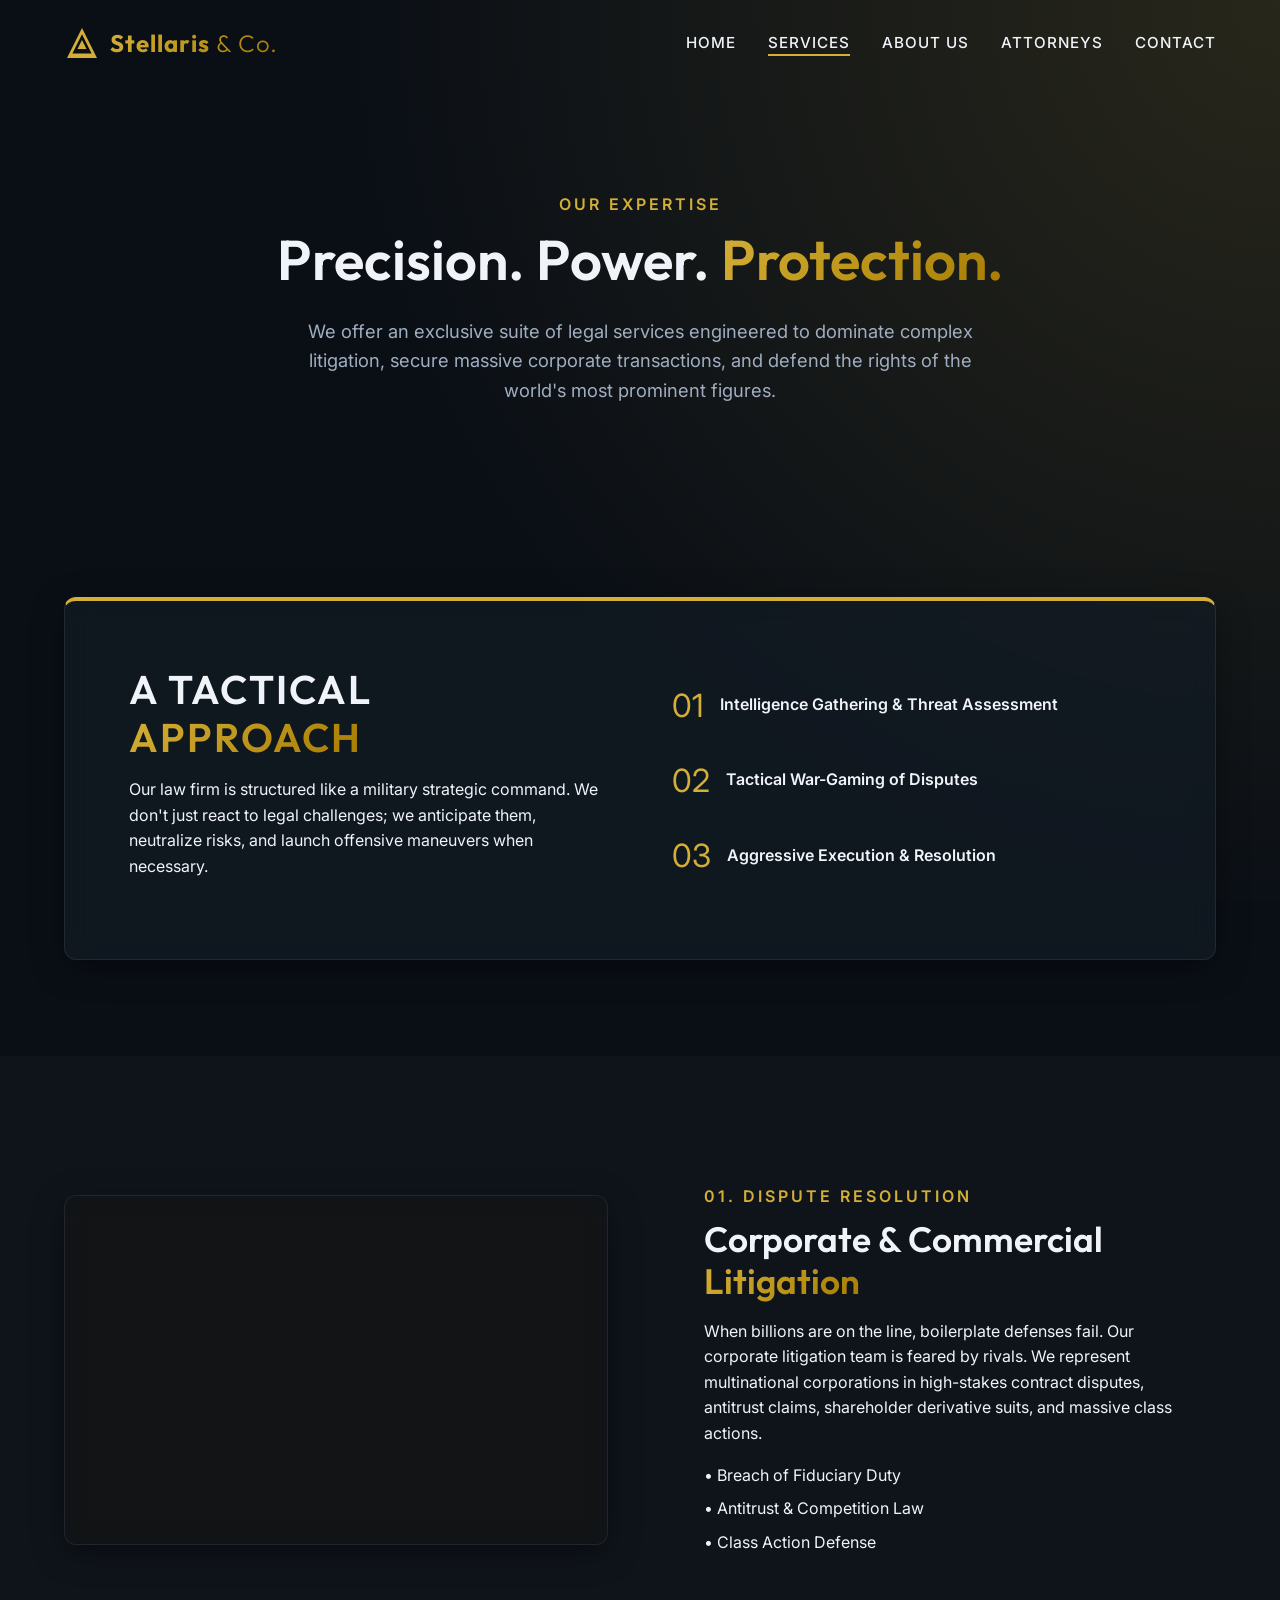
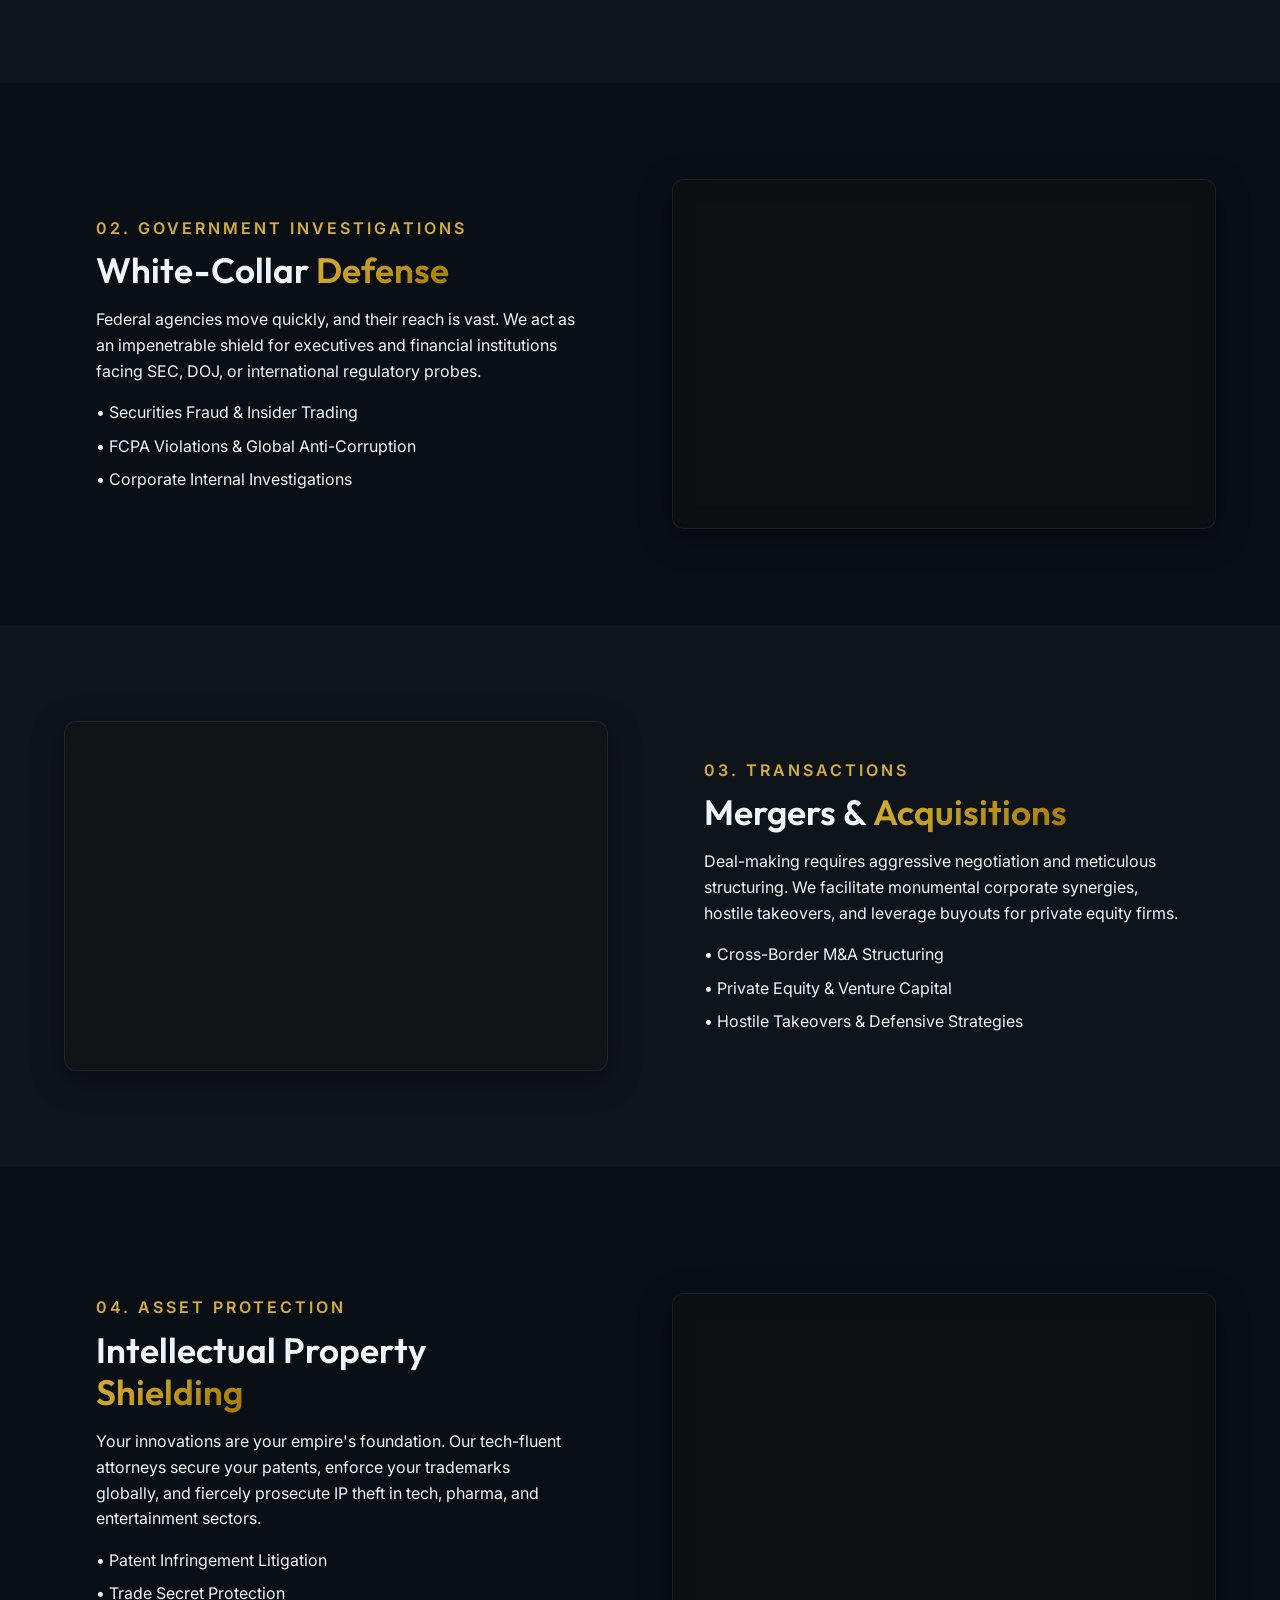
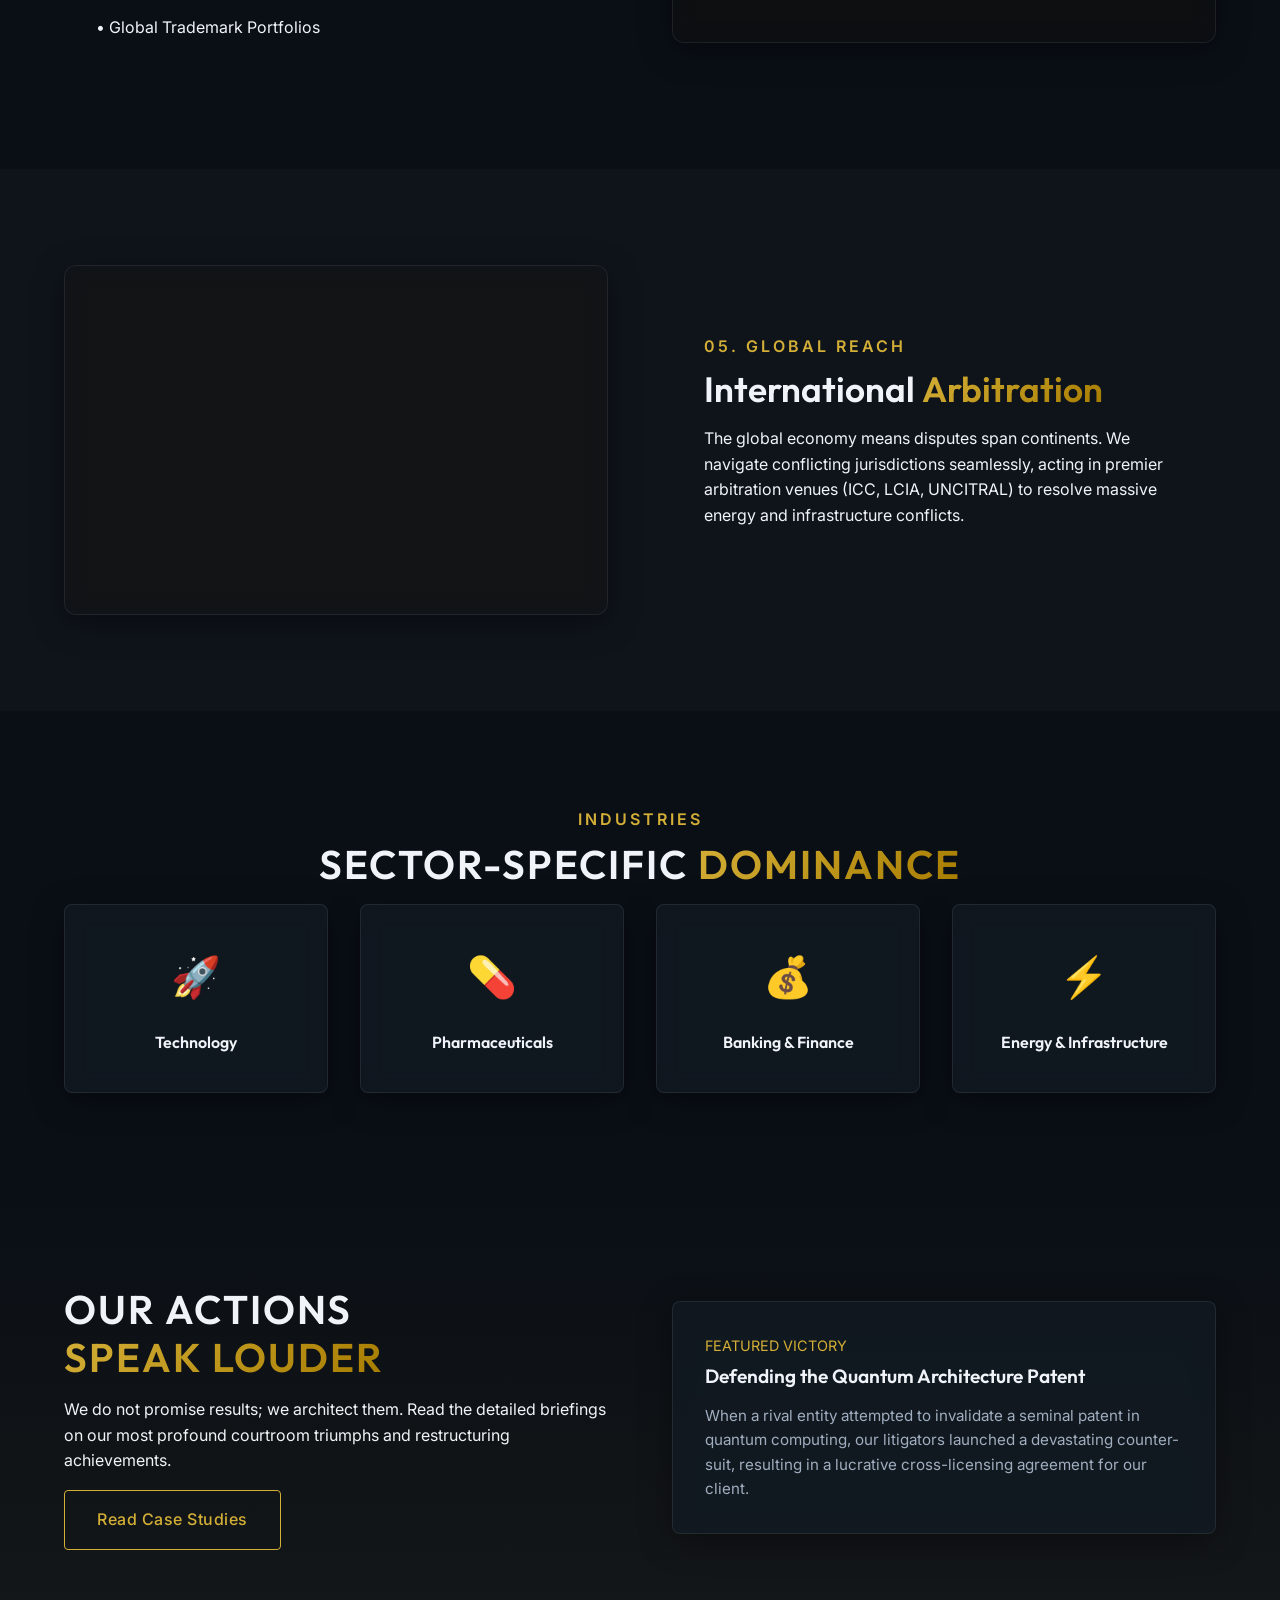
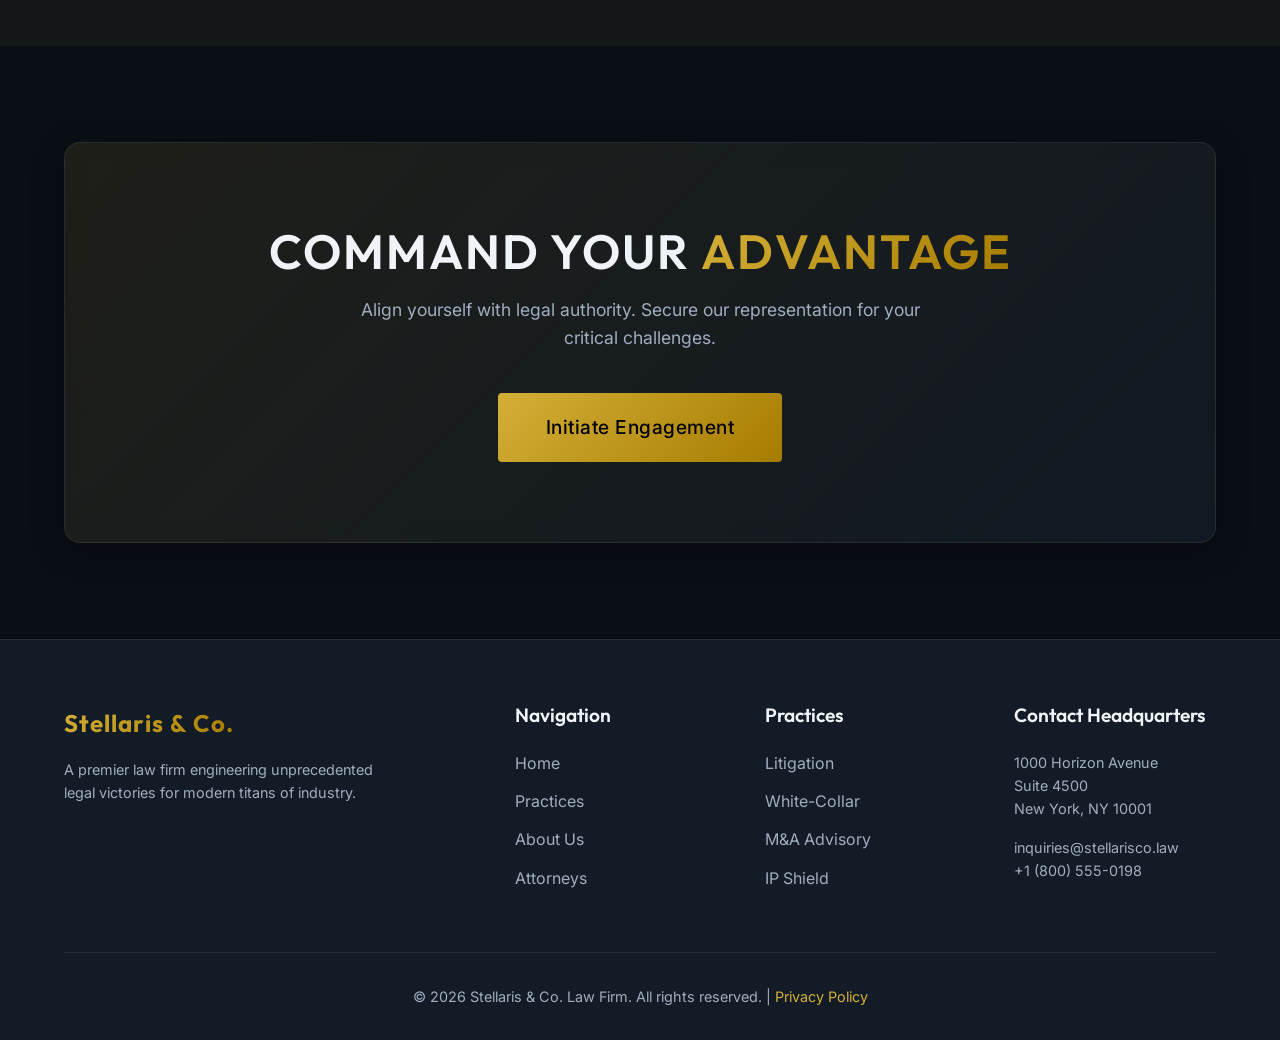
<file: services.html>
<!DOCTYPE html>
<html lang="en">

<head>
    <meta charset="UTF-8">
    <meta name="viewport" content="width=device-width, initial-scale=1.0">
    <title>Practices & Services | Stellaris & Co.</title>
    <link rel="stylesheet" href="styles.css">
</head>

<body>
    <div class="noise-overlay"></div>
    <div class="bg-gradient-overlay"></div>

    <header>
        <div class="logo-container">
            <svg class="logo-icon" viewBox="0 0 24 24">
                <path d="M12 2L2 22h20L12 2zm0 4.2L18.4 19H5.6L12 6.2z" />
                <path d="M12 10l-3 6h6l-3-6z" />
            </svg>
            <div class="logo-text text-accent">Stellaris <span style="font-weight: 300;">& Co.</span></div>
        </div>
        <nav>
            <ul>
                <li><a href="index.html">Home</a></li>
                <li><a href="services.html" class="active">Services</a></li>
                <li><a href="about.html">About Us</a></li>
                <li><a href="attorneys.html">Attorneys</a></li>
                <li><a href="contact.html">Contact</a></li>
            </ul>
        </nav>
        <button class="mobile-menu-btn">☰</button>
    </header>

    <!-- 1. Services Hero -->
    <section class="section" style="padding-top: 12rem; padding-bottom: 6rem; position: relative;">
        <div class="container text-center reveal">
            <span class="section-subtitle">Our Expertise</span>
            <h1 style="font-size: 3.5rem; margin-bottom: 1.5rem;">Precision. Power. <span
                    class="text-accent">Protection.</span></h1>
            <p style="font-size: 1.15rem; color: var(--text-muted); max-width: 700px; margin: 0 auto;">
                We offer an exclusive suite of legal services engineered to dominate complex litigation, secure massive
                corporate transactions, and defend the rights of the world's most prominent figures.
            </p>
        </div>
    </section>

    <!-- 2. Services Intro -->
    <section class="section">
        <div class="container glass reveal"
            style="padding: 4rem; border-radius: 12px; border-top: 4px solid var(--accent-gold);">
            <div class="grid-2">
                <div>
                    <h2 class="section-title">A Tactical <span class="text-accent">Approach</span></h2>
                    <p class="text-muted" style="margin-bottom: 1rem;">Our law firm is structured like a military
                        strategic command. We don't just react to legal challenges; we anticipate them, neutralize
                        risks, and launch offensive maneuvers when necessary.</p>
                </div>
                <div style="display: flex; flex-direction: column; gap: 1.5rem;">
                    <div style="display: flex; align-items: center; gap: 1rem;">
                        <span style="color: var(--accent-gold); font-size: 2rem;">01</span>
                        <p style="font-weight: 600;">Intelligence Gathering & Threat Assessment</p>
                    </div>
                    <div style="display: flex; align-items: center; gap: 1rem;">
                        <span style="color: var(--accent-gold); font-size: 2rem;">02</span>
                        <p style="font-weight: 600;">Tactical War-Gaming of Disputes</p>
                    </div>
                    <div style="display: flex; align-items: center; gap: 1rem;">
                        <span style="color: var(--accent-gold); font-size: 2rem;">03</span>
                        <p style="font-weight: 600;">Aggressive Execution & Resolution</p>
                    </div>
                </div>
            </div>
        </div>
    </section>

    <!-- 3. Practice Area 1: Corporate Litigation -->
    <section class="section" style="background: rgba(255,255,255,0.02);">
        <div class="container grid-2 reveal">
            <div class="glass"
                style="height: 350px; border-radius: 12px; background: url('https://images.unsplash.com/photo-1486406146926-c627a92ad1ab?auto=format&fit=crop&q=80') center/cover; filter: grayscale(80%);">
            </div>
            <div style="display: flex; flex-direction: column; justify-content: center; padding: 2rem;">
                <span class="section-subtitle">01. Dispute Resolution</span>
                <h3 style="font-size: 2.2rem; margin-bottom: 1rem;">Corporate & Commercial <span
                        class="text-accent">Litigation</span></h3>
                <p class="text-muted mb-4">When billions are on the line, boilerplate defenses fail. Our corporate
                    litigation team is feared by rivals. We represent multinational corporations in high-stakes contract
                    disputes, antitrust claims, shareholder derivative suits, and massive class actions.</p>
                <ul class="text-muted" style="list-style: none;">
                    <li style="margin-bottom: 0.5rem;">• Breach of Fiduciary Duty</li>
                    <li style="margin-bottom: 0.5rem;">• Antitrust & Competition Law</li>
                    <li>• Class Action Defense</li>
                </ul>
            </div>
        </div>
    </section>

    <!-- 4. Practice Area 2: White-Collar Defense -->
    <section class="section">
        <div class="container grid-2 reveal">
            <div style="display: flex; flex-direction: column; justify-content: center; padding: 2rem;">
                <span class="section-subtitle">02. Government Investigations</span>
                <h3 style="font-size: 2.2rem; margin-bottom: 1rem;">White-Collar <span
                        class="text-accent">Defense</span></h3>
                <p class="text-muted mb-4">Federal agencies move quickly, and their reach is vast. We act as an
                    impenetrable shield for executives and financial institutions facing SEC, DOJ, or international
                    regulatory probes.</p>
                <ul class="text-muted" style="list-style: none;">
                    <li style="margin-bottom: 0.5rem;">• Securities Fraud & Insider Trading</li>
                    <li style="margin-bottom: 0.5rem;">• FCPA Violations & Global Anti-Corruption</li>
                    <li>• Corporate Internal Investigations</li>
                </ul>
            </div>
            <div class="glass"
                style="height: 350px; border-radius: 12px; background: url('https://images.unsplash.com/photo-1589829085413-56de8ae18c73?auto=format&fit=crop&q=80') center/cover; filter: grayscale(80%);">
            </div>
        </div>
    </section>

    <!-- 5. Practice Area 3: M&A -->
    <section class="section" style="background: rgba(255,255,255,0.02);">
        <div class="container grid-2 reveal">
            <div class="glass"
                style="height: 350px; border-radius: 12px; background: url('https://images.unsplash.com/photo-1554224155-6726b3ff858f?auto=format&fit=crop&q=80') center/cover; filter: grayscale(80%);">
            </div>
            <div style="display: flex; flex-direction: column; justify-content: center; padding: 2rem;">
                <span class="section-subtitle">03. Transactions</span>
                <h3 style="font-size: 2.2rem; margin-bottom: 1rem;">Mergers & <span
                        class="text-accent">Acquisitions</span></h3>
                <p class="text-muted mb-4">Deal-making requires aggressive negotiation and meticulous structuring. We
                    facilitate monumental corporate synergies, hostile takeovers, and leverage buyouts for private
                    equity firms.</p>
                <ul class="text-muted" style="list-style: none;">
                    <li style="margin-bottom: 0.5rem;">• Cross-Border M&A Structuring</li>
                    <li style="margin-bottom: 0.5rem;">• Private Equity & Venture Capital</li>
                    <li>• Hostile Takeovers & Defensive Strategies</li>
                </ul>
            </div>
        </div>
    </section>

    <!-- 6. Practice Area 4: Intellectual Property -->
    <section class="section">
        <div class="container grid-2 reveal">
            <div style="display: flex; flex-direction: column; justify-content: center; padding: 2rem;">
                <span class="section-subtitle">04. Asset Protection</span>
                <h3 style="font-size: 2.2rem; margin-bottom: 1rem;">Intellectual Property <span
                        class="text-accent">Shielding</span></h3>
                <p class="text-muted mb-4">Your innovations are your empire's foundation. Our tech-fluent attorneys
                    secure your patents, enforce your trademarks globally, and fiercely prosecute IP theft in tech,
                    pharma, and entertainment sectors.</p>
                <ul class="text-muted" style="list-style: none;">
                    <li style="margin-bottom: 0.5rem;">• Patent Infringement Litigation</li>
                    <li style="margin-bottom: 0.5rem;">• Trade Secret Protection</li>
                    <li>• Global Trademark Portfolios</li>
                </ul>
            </div>
            <div class="glass"
                style="height: 350px; border-radius: 12px; background: url('https://images.unsplash.com/photo-1451187580459-43490279c0fa?auto=format&fit=crop&q=80') center/cover; filter: grayscale(80%);">
            </div>
        </div>
    </section>

    <!-- 7. Practice Area 5: International Arbitration -->
    <section class="section" style="background: rgba(255,255,255,0.02);">
        <div class="container grid-2 reveal">
            <div class="glass"
                style="height: 350px; border-radius: 12px; background: url('https://images.unsplash.com/photo-1526304640581-d334cdbbf45e?auto=format&fit=crop&q=80') center/cover; filter: grayscale(80%);">
            </div>
            <div style="display: flex; flex-direction: column; justify-content: center; padding: 2rem;">
                <span class="section-subtitle">05. Global Reach</span>
                <h3 style="font-size: 2.2rem; margin-bottom: 1rem;">International <span
                        class="text-accent">Arbitration</span></h3>
                <p class="text-muted mb-4">The global economy means disputes span continents. We navigate conflicting
                    jurisdictions seamlessly, acting in premier arbitration venues (ICC, LCIA, UNCITRAL) to resolve
                    massive energy and infrastructure conflicts.</p>
            </div>
        </div>
    </section>

    <!-- 8. Sector Expertise -->
    <section class="section">
        <div class="container text-center mb-8 reveal">
            <span class="section-subtitle">Industries</span>
            <h2 class="section-title">Sector-Specific <span class="text-accent">Dominance</span></h2>
        </div>
        <div class="container grid-4">
            <div class="card glass text-center reveal delay-1">
                <div class="card-icon">🚀</div>
                <h4>Technology</h4>
            </div>
            <div class="card glass text-center reveal delay-2">
                <div class="card-icon">💊</div>
                <h4>Pharmaceuticals</h4>
            </div>
            <div class="card glass text-center reveal delay-3">
                <div class="card-icon">💰</div>
                <h4>Banking & Finance</h4>
            </div>
            <div class="card glass text-center reveal delay-3">
                <div class="card-icon">⚡</div>
                <h4>Energy & Infrastructure</h4>
            </div>
        </div>
    </section>

    <!-- 9. Case Studies Highlight -->
    <section class="section"
        style="background: linear-gradient(180deg, transparent 0%, rgba(212, 175, 55, 0.05) 100%);">
        <div class="container grid-2 reveal">
            <div>
                <h2 class="section-title">Our Actions <span class="text-accent">Speak Louder</span></h2>
                <p class="text-muted mb-4">We do not promise results; we architect them. Read the detailed briefings on
                    our most profound courtroom triumphs and restructuring achievements.</p>
                <a href="#" class="btn btn-outline">Read Case Studies</a>
            </div>
            <div class="glass" style="padding: 2rem; border-radius: 8px;">
                <p
                    style="font-size: 0.9rem; text-transform: uppercase; color: var(--accent-gold); margin-bottom: 0.5rem;">
                    Featured Victory</p>
                <h4 style="font-size: 1.2rem; margin-bottom: 1rem;">Defending the Quantum Architecture Patent</h4>
                <p style="color: var(--text-muted); font-size: 0.95rem;">When a rival entity attempted to invalidate a
                    seminal patent in quantum computing, our litigators launched a devastating counter-suit, resulting
                    in a lucrative cross-licensing agreement for our client.</p>
            </div>
        </div>
    </section>

    <!-- 10. CTA -->
    <section class="section">
        <div class="container glass text-center reveal"
            style="padding: 5rem 2rem; border-radius: 16px; background: linear-gradient(135deg, rgba(212, 175, 55, 0.1) 0%, rgba(19, 28, 38, 0.8) 100%);">
            <h2 class="section-title" style="font-size: 3rem;">Command Your <span class="text-accent">Advantage</span>
            </h2>
            <p style="color: var(--text-muted); max-width: 600px; margin: 0 auto 2.5rem auto; font-size: 1.1rem;">
                Align yourself with legal authority. Secure our representation for your critical challenges.
            </p>
            <a href="contact.html" class="btn btn-primary" style="font-size: 1.2rem; padding: 1.2rem 3rem;">Initiate
                Engagement</a>
        </div>
    </section>

    <!-- Footer -->
    <footer>
        <div class="container">
            <div class="footer-grid">
                <div class="footer-col">
                    <div class="logo-text text-accent mb-4" style="font-size: 1.5rem;">Stellaris & Co.</div>
                    <p style="color: var(--text-muted); font-size: 0.9rem; max-width: 80%;">A premier law firm
                        engineering unprecedented legal victories for modern titans of industry.</p>
                </div>
                <div class="footer-col">
                    <h4>Navigation</h4>
                    <ul>
                        <li><a href="index.html">Home</a></li>
                        <li><a href="services.html">Practices</a></li>
                        <li><a href="about.html">About Us</a></li>
                        <li><a href="attorneys.html">Attorneys</a></li>
                    </ul>
                </div>
                <div class="footer-col">
                    <h4>Practices</h4>
                    <ul>
                        <li><a href="#">Litigation</a></li>
                        <li><a href="#">White-Collar</a></li>
                        <li><a href="#">M&A Advisory</a></li>
                        <li><a href="#">IP Shield</a></li>
                    </ul>
                </div>
                <div class="footer-col">
                    <h4>Contact Headquarters</h4>
                    <ul>
                        <li style="color: var(--text-muted); font-size: 0.9rem;">1000 Horizon Avenue<br>Suite
                            4500<br>New York, NY 10001</li>
                        <li style="color: var(--text-muted); font-size: 0.9rem; margin-top: 1rem;">
                            inquiries@stellarisco.law<br>+1 (800) 555-0198</li>
                    </ul>
                </div>
            </div>
            <div class="footer-bottom">
                &copy; 2026 Stellaris & Co. Law Firm. All rights reserved. | <a href="#"
                    style="color: var(--accent-gold);">Privacy Policy</a>
            </div>
        </div>
    </footer>

    <script src="script.js"></script>
</body>

</html>
</file>
<file: styles.css>
@import url('https://fonts.googleapis.com/css2?family=Inter:wght@300;400;500;600&family=Outfit:wght@300;400;500;600;700&display=swap');

:root {
    --bg-primary: #0a0f16;
    --bg-secondary: #131c26;
    --text-main: #f0f4f8;
    --text-muted: #a0aec0;
    --accent-gold: #d4af37;
    --accent-gold-hover: #f1c40f;
    --accent-gold-gradient: linear-gradient(135deg, #d4af37 0%, #a67c00 100%);
    --glass-bg: rgba(19, 28, 38, 0.65);
    --glass-border: rgba(255, 255, 255, 0.08);
    --glass-shadow: 0 8px 32px 0 rgba(0, 0, 0, 0.37);
    --font-primary: 'Inter', sans-serif;
    --font-heading: 'Outfit', sans-serif;
    --transition-smooth: all 0.4s cubic-bezier(0.16, 1, 0.3, 1);
    --section-padding: 6rem 5%;
}

* {
    margin: 0;
    padding: 0;
    box-sizing: border-box;
}

html {
    scroll-behavior: smooth;
    font-size: 16px;
}

body {
    font-family: var(--font-primary);
    background-color: var(--bg-primary);
    color: var(--text-main);
    line-height: 1.6;
    overflow-x: hidden;
}

h1,
h2,
h3,
h4,
h5,
h6 {
    font-family: var(--font-heading);
    font-weight: 600;
    line-height: 1.2;
}

a {
    text-decoration: none;
    color: inherit;
    transition: var(--transition-smooth);
}

img {
    max-width: 100%;
    display: block;
}

/* Typography Utilities */
.text-accent {
    background: var(--accent-gold-gradient);
    -webkit-background-clip: text;
    -webkit-text-fill-color: transparent;
    display: inline-block;
}

.text-center {
    text-align: center;
}

.mb-2 {
    margin-bottom: 0.5rem;
}

.mb-4 {
    margin-bottom: 1rem;
}

.mb-6 {
    margin-bottom: 1.5rem;
}

.mb-8 {
    margin-bottom: 2rem;
}

/* Buttons */
.btn {
    display: inline-flex;
    align-items: center;
    justify-content: center;
    padding: 1rem 2rem;
    font-family: var(--font-primary);
    font-weight: 500;
    font-size: 1rem;
    border-radius: 4px;
    cursor: pointer;
    transition: var(--transition-smooth);
    border: none;
    outline: none;
    letter-spacing: 0.5px;
    position: relative;
    overflow: hidden;
    z-index: 1;
}

.btn::before {
    content: '';
    position: absolute;
    top: 0;
    left: 0;
    width: 0;
    height: 100%;
    background: rgba(255, 255, 255, 0.1);
    transition: var(--transition-smooth);
    z-index: -1;
}

.btn:hover::before {
    width: 100%;
}

.btn-primary {
    background: var(--accent-gold-gradient);
    color: #000;
}

.btn-primary:hover {
    box-shadow: 0 0 20px rgba(212, 175, 55, 0.4);
}

.btn-outline {
    background: transparent;
    border: 1px solid var(--accent-gold);
    color: var(--accent-gold);
}

.btn-outline:hover {
    background: var(--accent-gold);
    color: #000;
}

/* Glassmorphism Classes */
.glass {
    background: var(--glass-bg);
    backdrop-filter: blur(12px);
    -webkit-backdrop-filter: blur(12px);
    border: 1px solid var(--glass-border);
    box-shadow: var(--glass-shadow);
}

/* Header */
header {
    position: fixed;
    top: 0;
    left: 0;
    width: 100%;
    padding: 1.5rem 5%;
    display: flex;
    justify-content: space-between;
    align-items: center;
    z-index: 1000;
    transition: var(--transition-smooth);
}

header.scrolled {
    padding: 1rem 5%;
    background: var(--glass-bg);
    backdrop-filter: blur(16px);
    -webkit-backdrop-filter: blur(16px);
    border-bottom: 1px solid var(--glass-border);
}

.logo-container {
    display: flex;
    align-items: center;
    gap: 10px;
}

.logo-icon {
    width: 36px;
    height: 36px;
    fill: var(--accent-gold);
    transition: var(--transition-smooth);
}

.logo-container:hover .logo-icon {
    transform: rotateY(180deg);
}

.logo-text {
    font-family: var(--font-heading);
    font-size: 1.5rem;
    font-weight: 700;
    letter-spacing: 1px;
}

nav ul {
    display: flex;
    list-style: none;
    gap: 2rem;
}

nav ul li a {
    font-size: 0.95rem;
    font-weight: 500;
    text-transform: uppercase;
    letter-spacing: 1px;
    position: relative;
}

nav ul li a::after {
    content: '';
    position: absolute;
    bottom: -4px;
    left: 0;
    width: 0;
    height: 2px;
    background: var(--accent-gold);
    transition: var(--transition-smooth);
}

nav ul li a:hover::after,
nav ul li a.active::after {
    width: 100%;
}

.mobile-menu-btn {
    display: none;
    background: none;
    border: none;
    color: var(--text-main);
    font-size: 1.5rem;
    cursor: pointer;
}

/* Layout Utilities */
.section {
    padding: var(--section-padding);
    position: relative;
}

.container {
    max-width: 1280px;
    margin: 0 auto;
}

.grid-2 {
    display: grid;
    grid-template-columns: 1fr 1fr;
    gap: 4rem;
    align-items: center;
}

.grid-3 {
    display: grid;
    grid-template-columns: repeat(3, 1fr);
    gap: 2rem;
}

.grid-4 {
    display: grid;
    grid-template-columns: repeat(4, 1fr);
    gap: 2rem;
}

/* Animations */
.reveal {
    opacity: 0;
    transform: translateY(30px);
    transition: all 0.8s ease-out;
}

.reveal.active {
    opacity: 1;
    transform: translateY(0);
}

.reveal.delay-1 {
    transition-delay: 0.1s;
}

.reveal.delay-2 {
    transition-delay: 0.2s;
}

.reveal.delay-3 {
    transition-delay: 0.3s;
}

/* Background Overlays & Decorative Elements */
.bg-gradient-overlay {
    position: absolute;
    top: 0;
    left: 0;
    width: 100%;
    height: 100%;
    background: radial-gradient(circle at top right, rgba(212, 175, 55, 0.15) 0%, transparent 60%);
    pointer-events: none;
    z-index: 0;
}

.noise-overlay {
    position: fixed;
    top: 0;
    left: 0;
    width: 100%;
    height: 100%;
    background: url('[data-uri]');
    pointer-events: none;
    z-index: 9999;
    opacity: 0.2;
}

/* Section Specific Basics (Can be reused) */
.section-title {
    font-size: 2.5rem;
    margin-bottom: 1rem;
    text-transform: uppercase;
    letter-spacing: 2px;
}

.section-subtitle {
    color: var(--accent-gold);
    font-size: 1rem;
    font-weight: 600;
    text-transform: uppercase;
    letter-spacing: 3px;
    margin-bottom: 0.5rem;
    display: block;
}

/* Card Styles */
.card {
    padding: 2.5rem;
    border-radius: 8px;
    transition: var(--transition-smooth);
    position: relative;
    overflow: hidden;
}

.card::after {
    content: '';
    position: absolute;
    top: 0;
    left: 0;
    width: 100%;
    height: 100%;
    background: linear-gradient(135deg, transparent 0%, rgba(212, 175, 55, 0.05) 100%);
    opacity: 0;
    transition: var(--transition-smooth);
}

.card:hover {
    transform: translateY(-10px);
    border-color: rgba(212, 175, 55, 0.3);
}

.card:hover::after {
    opacity: 1;
}

.card-icon {
    font-size: 2.5rem;
    color: var(--accent-gold);
    margin-bottom: 1.5rem;
}

/* Footer */
footer {
    background: var(--bg-secondary);
    padding: 4rem 5% 2rem;
    border-top: 1px solid var(--glass-border);
}

.footer-grid {
    display: grid;
    grid-template-columns: 2fr 1fr 1fr 1fr;
    gap: 3rem;
    margin-bottom: 3rem;
}

.footer-col h4 {
    font-size: 1.2rem;
    margin-bottom: 1.5rem;
    color: var(--text-main);
}

.footer-col ul {
    list-style: none;
}

.footer-col ul li {
    margin-bottom: 0.8rem;
}

.footer-col ul li a {
    color: var(--text-muted);
}

.footer-col ul li a:hover {
    color: var(--accent-gold);
    padding-left: 5px;
}

.footer-bottom {
    text-align: center;
    padding-top: 2rem;
    border-top: 1px solid var(--glass-border);
    color: var(--text-muted);
    font-size: 0.9rem;
}

/* Responsive */
@media (max-width: 1024px) {
    .grid-4 {
        grid-template-columns: repeat(2, 1fr);
    }

    .grid-3 {
        grid-template-columns: repeat(2, 1fr);
    }

    .footer-grid {
        grid-template-columns: 1fr 1fr;
    }
}

@media (max-width: 768px) {

    .grid-2,
    .grid-3,
    .grid-4,
    .footer-grid {
        grid-template-columns: 1fr;
        gap: 2rem;
    }

    nav ul {
        display: none;
        position: absolute;
        top: 100%;
        left: 0;
        width: 100%;
        background: var(--bg-secondary);
        flex-direction: column;
        padding: 2rem 0;
        text-align: center;
        border-bottom: 1px solid var(--glass-border);
    }

    nav ul.show {
        display: flex;
    }

    .mobile-menu-btn {
        display: block;
    }

    .section-title {
        font-size: 2rem;
    }
}
</file>
